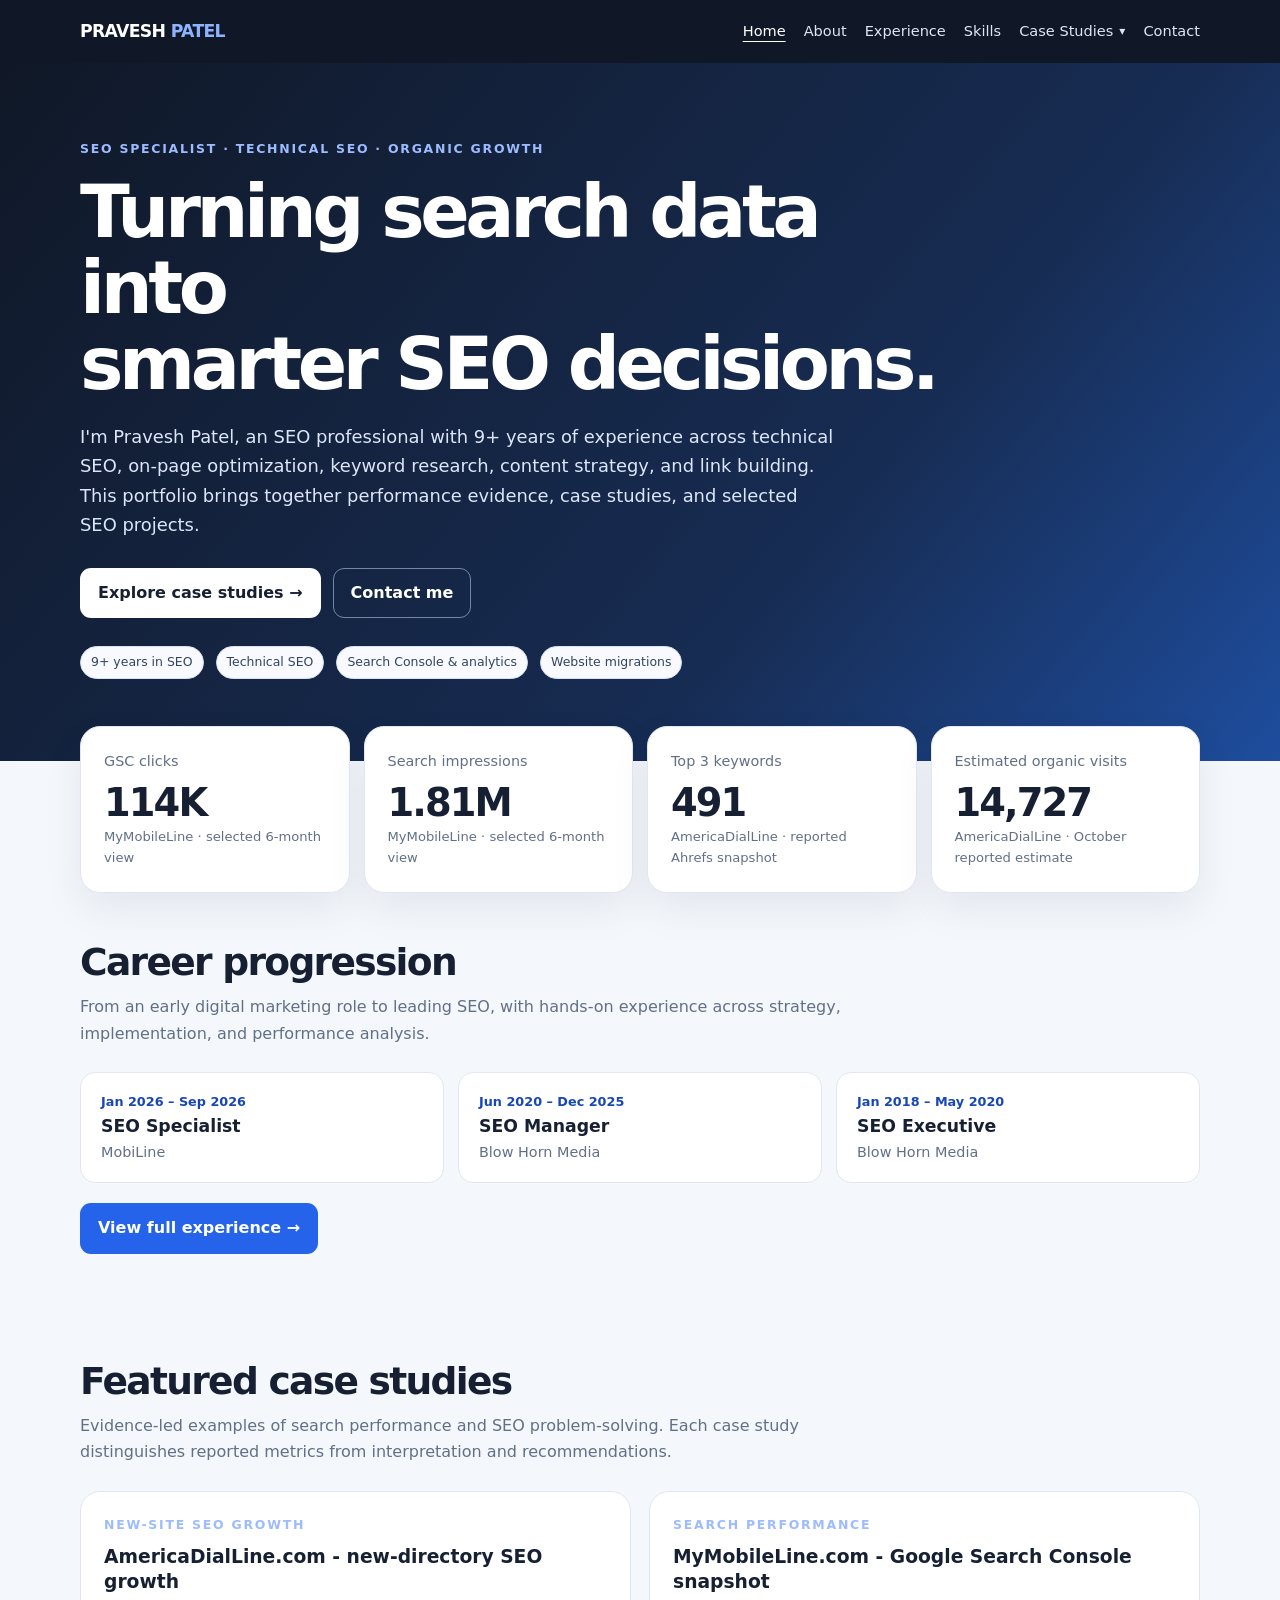
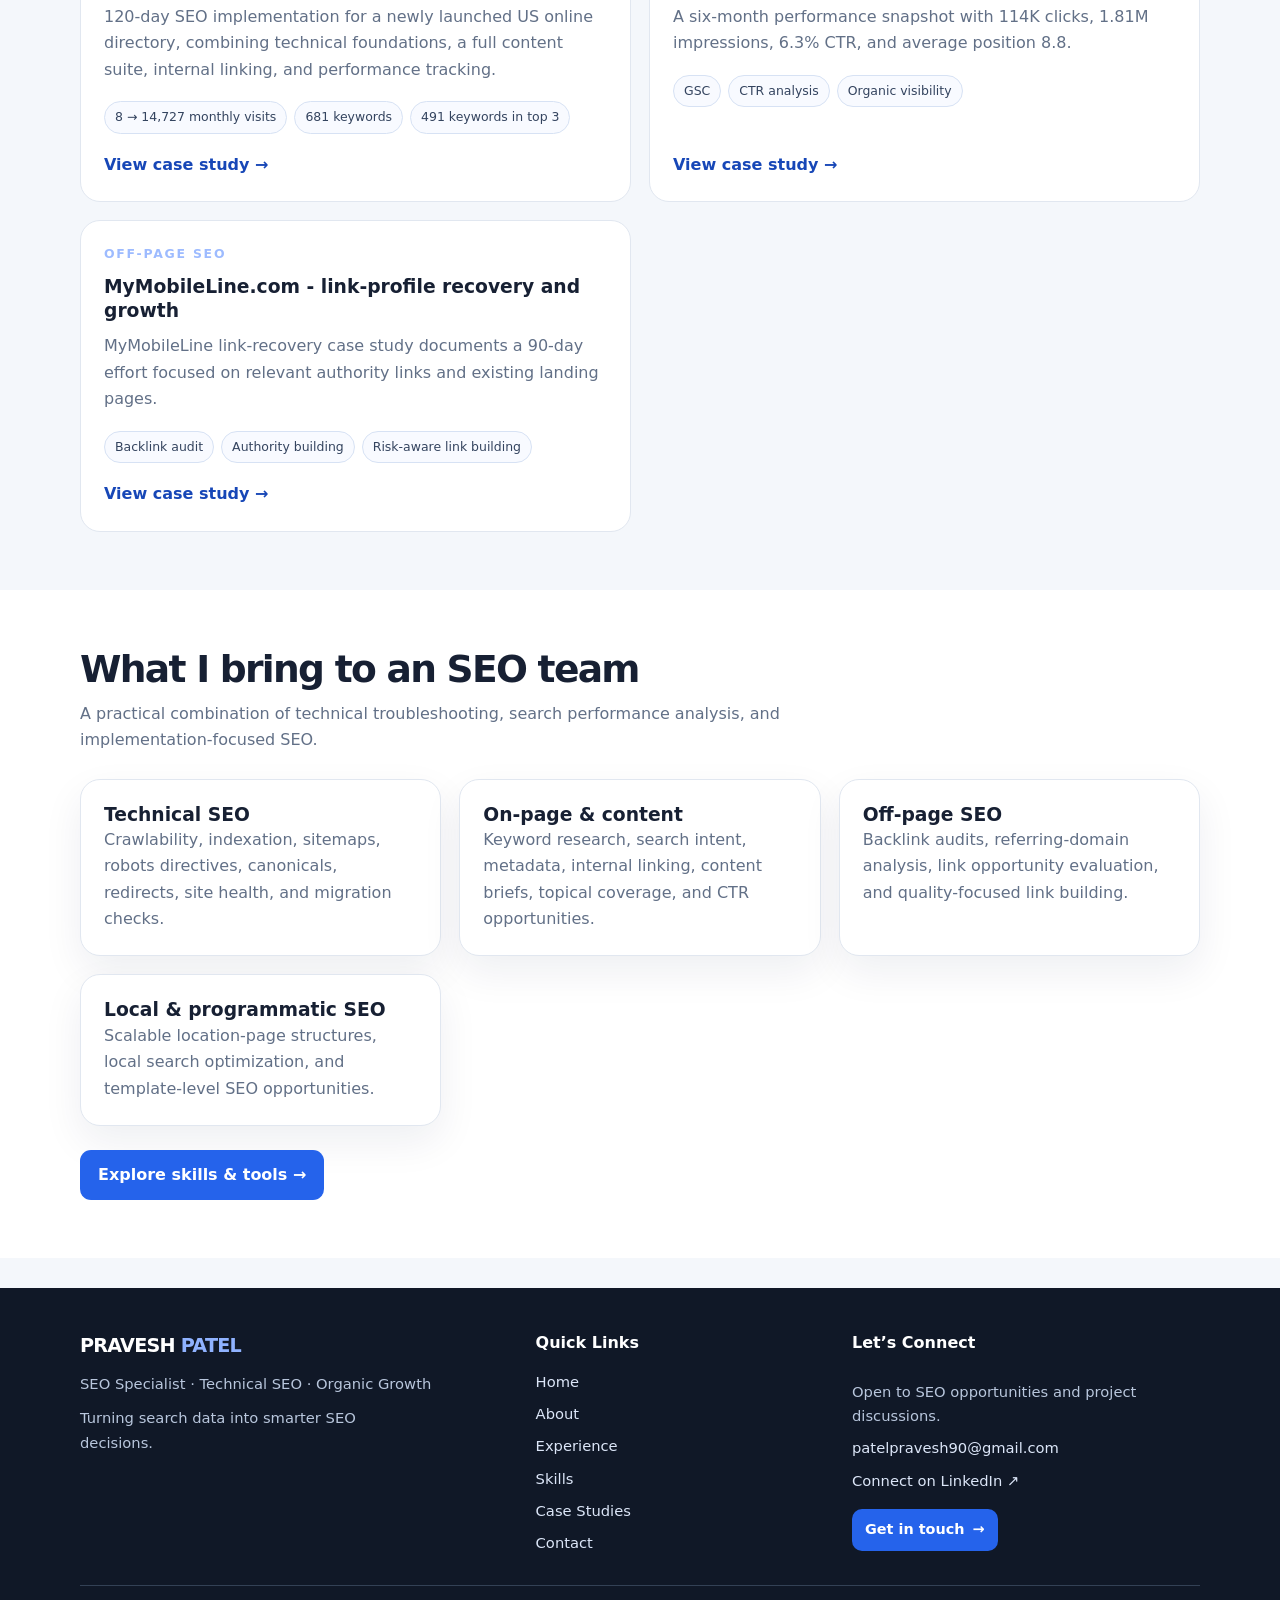
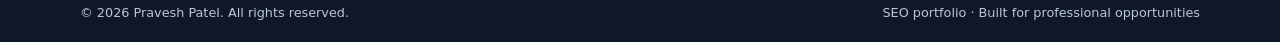
<file: index.html>
<!doctype html>
<html lang="en"><head><meta charset="utf-8"><meta name="viewport" content="width=device-width,initial-scale=1"><meta name="description" content="Pravesh Patel's SEO portfolio featuring technical SEO expertise, organic search performance, career experience, and case studies."><meta name="theme-color" content="#101827"><title>SEO Portfolio | Pravesh Patel</title><link rel="stylesheet" href="styles.css"></head><body><header><div class="wrap nav">
  <a class="brand" href="index.html">PRAVESH <span>PATEL</span></a>
  <button class="menu-toggle" type="button" aria-label="Open navigation menu" aria-expanded="false" aria-controls="primary-navigation">
    <span class="hamburger" aria-hidden="true"><span></span><span></span><span></span></span>
    <span class="menu-label">Menu</span>
  </button>
  <nav class="navlinks" id="primary-navigation" aria-label="Main navigation">
    <a href="index.html">Home</a><a href="about.html">About</a><a href="view-full-experience.html">Experience</a><a href="skills.html">Skills</a>
    <div class="dropdown">
      <a class="dropdown-toggle" href="case-studies.html" aria-haspopup="true" aria-expanded="false">Case Studies</a>
      <div class="dropdown-menu" aria-label="Case study pages">
        <a href="case-studies.html">All Case Studies</a>
        <a href="case-study-americadialline.html">AmericaDialLine.com</a>
        <a href="case-study-mymobileline.html">MyMobileLine.com - GSC Performance</a>
        <a href="case-study-link-recovery.html">MyMobileLine.com - Link Recovery</a>
      </div>
    </div><a href="contact.html">Contact</a>
  </nav>
</div></header><main>
<section class="hero"><div class="wrap"><div class="eyebrow">SEO Specialist · Technical SEO · Organic Growth</div><h1>Turning search data into<br>smarter SEO decisions.</h1><p>I'm Pravesh Patel, an SEO professional with 9+ years of experience across technical SEO, on-page optimization, keyword research, content strategy, and link building. This portfolio brings together performance evidence, case studies, and selected SEO projects.</p><div class="hero-actions"><a class="btn btn-primary" href="case-studies.html">Explore case studies →</a><a class="btn btn-secondary" href="contact.html">Contact me</a></div><div class="hero-actions"><span class="tag">9+ years in SEO</span><span class="tag">Technical SEO</span><span class="tag">Search Console & analytics</span><span class="tag">Website migrations</span></div></div></section>
<section class="wrap" aria-label="Featured MyMobileLine metrics"><div class="metrics">
<div class="metric"><div class="metric-label">GSC clicks</div><div class="metric-value">114K</div><div class="metric-note">MyMobileLine · selected 6-month view</div></div>
<div class="metric"><div class="metric-label">Search impressions</div><div class="metric-value">1.81M</div><div class="metric-note">MyMobileLine · selected 6-month view</div></div>
<div class="metric"><div class="metric-label">Top 3 keywords</div><div class="metric-value">491</div><div class="metric-note">AmericaDialLine · reported Ahrefs snapshot</div></div>
<div class="metric"><div class="metric-label">Estimated organic visits</div><div class="metric-value">14,727</div><div class="metric-note">AmericaDialLine · October reported estimate</div></div>
</div></section>
<section class="section career-snapshot"><div class="wrap"><div class="section-head"><h2>Career progression</h2><p>From an early digital marketing role to leading SEO, with hands-on experience across strategy, implementation, and performance analysis.</p></div><div class="career-strip">
<div class="career-item"><span class="career-period">Jan 2026 – Sep 2026</span><strong>SEO Specialist</strong><span>MobiLine</span></div>
<div class="career-item"><span class="career-period">Jun 2020 – Dec 2025</span><strong>SEO Manager</strong><span>Blow Horn Media</span></div>
<div class="career-item"><span class="career-period">Jan 2018 – May 2020</span><strong>SEO Executive</strong><span>Blow Horn Media</span></div>
</div><div style="margin-top:20px"><a class="btn btn-blue" href="view-full-experience.html">View full experience →</a></div></div></section>
<section class="section"><div class="wrap"><div class="section-head"><h2>Featured case studies</h2><p>Evidence-led examples of search performance and SEO problem-solving. Each case study distinguishes reported metrics from interpretation and recommendations.</p></div><div class="grid grid-2">
<article class="card"><div class="eyebrow">New-site SEO growth</div><h3>AmericaDialLine.com - new-directory SEO growth</h3><p>120-day SEO implementation for a newly launched US online directory, combining technical foundations, a full content suite, internal linking, and performance tracking.</p><div class="tagrow"><span class="tag">8 → 14,727 monthly visits</span><span class="tag">681 keywords</span><span class="tag">491 keywords in top 3</span></div><a class="card-link" href="case-study-americadialline.html">View case study →</a></article><article class="card"><div class="eyebrow">Search performance</div><h3>MyMobileLine.com - Google Search Console snapshot</h3><p>A six-month performance snapshot with 114K clicks, 1.81M impressions, 6.3% CTR, and average position 8.8.</p><div class="tagrow"><span class="tag">GSC</span><span class="tag">CTR analysis</span><span class="tag">Organic visibility</span></div><a class="card-link" href="case-study-mymobileline.html">View case study →</a></article>
<article class="card"><div class="eyebrow">Off-page SEO</div><h3>MyMobileLine.com - link-profile recovery and growth</h3><p>MyMobileLine link-recovery case study documents a 90-day effort focused on relevant authority links and existing landing pages.</p><div class="tagrow"><span class="tag">Backlink audit</span><span class="tag">Authority building</span><span class="tag">Risk-aware link building</span></div><a class="card-link" href="case-study-link-recovery.html">View case study →</a></article>
</div></div></section>
<section class="section" style="background:#fff"><div class="wrap"><div class="section-head"><h2>What I bring to an SEO team</h2><p>A practical combination of technical troubleshooting, search performance analysis, and implementation-focused SEO.</p></div><div class="grid grid-3">
<div class="skill-card"><h3>Technical SEO</h3><p class="muted">Crawlability, indexation, sitemaps, robots directives, canonicals, redirects, site health, and migration checks.</p></div>
<div class="skill-card"><h3>On-page & content</h3><p class="muted">Keyword research, search intent, metadata, internal linking, content briefs, topical coverage, and CTR opportunities.</p></div>
<div class="skill-card"><h3>Off-page SEO</h3><p class="muted">Backlink audits, referring-domain analysis, link opportunity evaluation, and quality-focused link building.</p></div><div class="skill-card"><h3>Local & programmatic SEO</h3><p class="muted">Scalable location-page structures, local search optimization, and template-level SEO opportunities.</p></div>
</div><div style="margin-top:24px"><a class="btn btn-blue" href="skills.html">Explore skills & tools →</a></div></div></section>


</main>
<footer class="site-footer">
  <div class="wrap footer-grid">
    <div class="footer-brand">
      <a class="footer-logo" href="index.html">PRAVESH <span>PATEL</span></a>
      <p>SEO Specialist · Technical SEO · Organic Growth</p>
      <p class="footer-tagline">Turning search data into smarter SEO decisions.</p>
    </div>
    <nav class="footer-links" aria-label="Footer navigation">
      <h2>Quick Links</h2>
      <a href="index.html">Home</a>
      <a href="about.html">About</a>
      <a href="view-full-experience.html">Experience</a>
      <a href="skills.html">Skills</a>
      <a href="case-studies.html">Case Studies</a>
      <a href="contact.html">Contact</a>
    </nav>
    <div class="footer-connect">
      <h2>Let’s Connect</h2>
      <p>Open to SEO opportunities and project discussions.</p>
      <a href="mailto:patelpravesh90@gmail.com">patelpravesh90@gmail.com</a>
      <a href="https://www.linkedin.com/in/praveshpatels/" target="_blank" rel="noopener noreferrer">Connect on LinkedIn ↗</a>
      <a class="footer-cta" href="contact.html">Get in touch <span aria-hidden="true">→</span></a>
    </div>
  </div>
  <div class="wrap footer-bottom">
    <span>© 2026 Pravesh Patel. All rights reserved.</span>
    <span>SEO portfolio · Built for professional opportunities</span>
  </div>
</footer>
<button class="back-to-top" type="button" aria-label="Back to top" title="Back to top">↑</button>
<script>
(() => {
  const current = location.pathname.split('/').pop() || 'index.html';
  document.querySelectorAll('.navlinks a').forEach(a => {
    if (a.getAttribute('href') === current) a.setAttribute('aria-current', 'page');
  });
  const menuButton = document.querySelector('.menu-toggle');
  const menu = document.querySelector('#primary-navigation');
  const dropdown = document.querySelector('.dropdown');
  const dropdownToggle = document.querySelector('.dropdown-toggle');
  if (menuButton && menu) {
    menuButton.addEventListener('click', () => {
      const isOpen = menuButton.getAttribute('aria-expanded') === 'true';
      menuButton.setAttribute('aria-expanded', String(!isOpen));
      menuButton.setAttribute('aria-label', isOpen ? 'Open navigation menu' : 'Close navigation menu');
      menuButton.querySelector('.menu-label').textContent = isOpen ? 'Menu' : 'Close';
      menu.classList.toggle('mobile-open', !isOpen);
    });
    menu.querySelectorAll('a').forEach(link => link.addEventListener('click', () => {
      if (window.matchMedia('(max-width:850px)').matches && !link.classList.contains('dropdown-toggle')) {
        menu.classList.remove('mobile-open');
        menuButton.setAttribute('aria-expanded', 'false');
        menuButton.setAttribute('aria-label', 'Open navigation menu');
        menuButton.querySelector('.menu-label').textContent = 'Menu';
      }
    }));
  }
  if (dropdownToggle && dropdown) {
    dropdownToggle.addEventListener('click', event => {
      if (window.matchMedia('(max-width:850px)').matches) {
        event.preventDefault();
        const isOpen = dropdown.classList.toggle('open');
        dropdownToggle.setAttribute('aria-expanded', String(isOpen));
      }
    });
  }
  const topButton = document.querySelector('.back-to-top');
  if (topButton) {
    const updateTopButton = () => topButton.classList.toggle('visible', window.scrollY > 320);
    window.addEventListener('scroll', updateTopButton, { passive: true });
    updateTopButton();
    topButton.addEventListener('click', () => window.scrollTo({
      top: 0,
      behavior: window.matchMedia('(prefers-reduced-motion: reduce)').matches ? 'auto' : 'smooth'
    }));
  }
})();
</script>
</body></html>
</file>
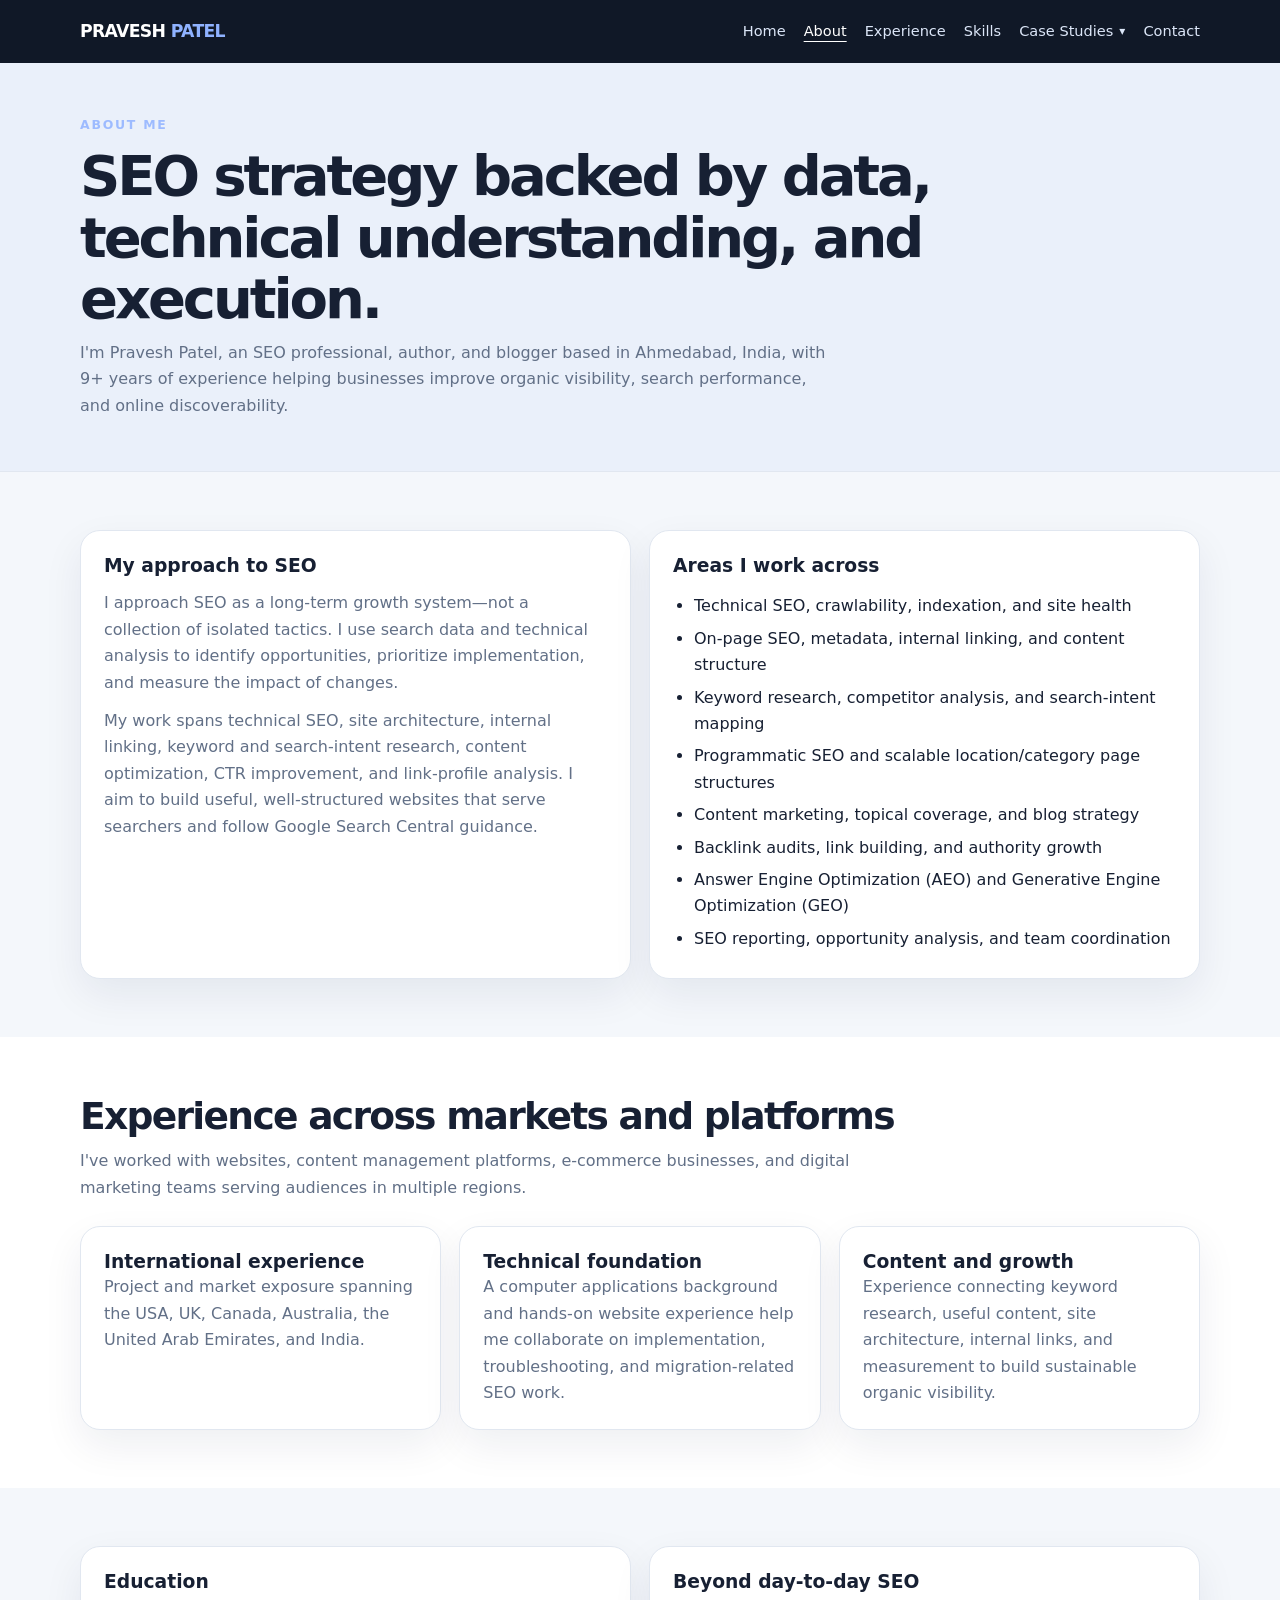
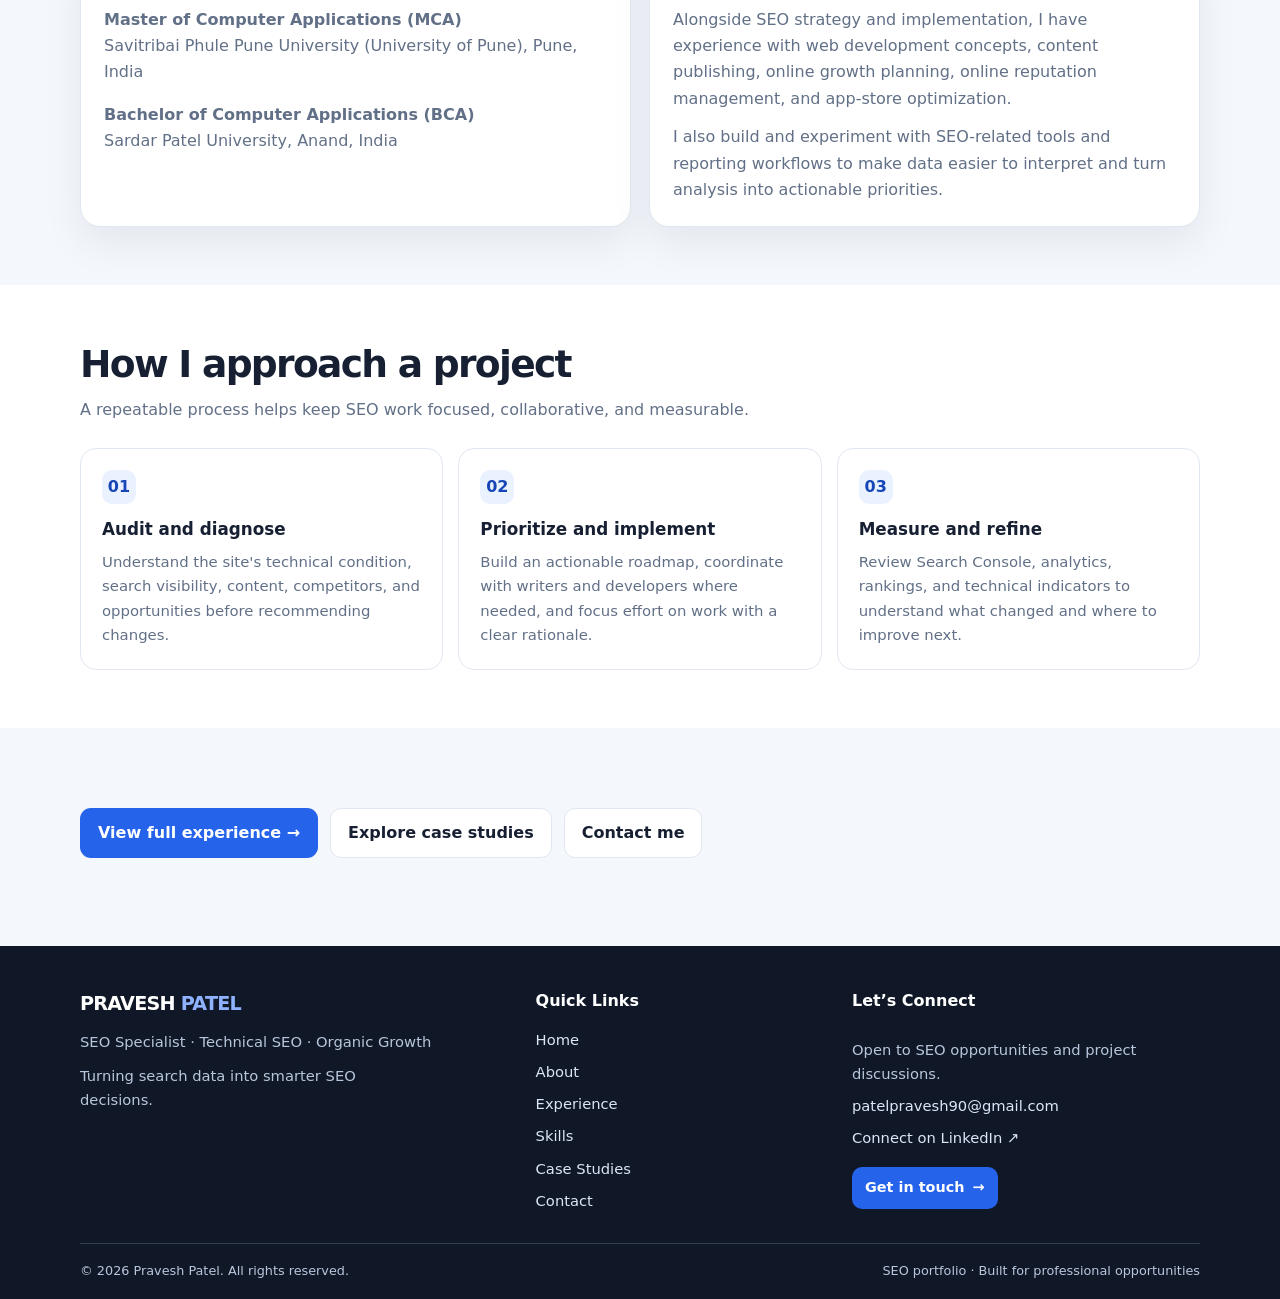
<file: about.html>
<!doctype html>
<html lang="en">
<head>
  <meta charset="utf-8">
  <meta name="viewport" content="width=device-width, initial-scale=1">
  <meta name="description" content="Learn about Pravesh Patel, an SEO professional with 9+ years of experience in technical SEO, organic growth, content strategy, programmatic SEO, and website optimization.">
  <meta name="theme-color" content="#101827">
  <title>About | Pravesh Patel</title>
  <link rel="stylesheet" href="styles.css">
</head>
<body>
<header><div class="wrap nav">
  <a class="brand" href="index.html">PRAVESH <span>PATEL</span></a>
  <button class="menu-toggle" type="button" aria-label="Open navigation menu" aria-expanded="false" aria-controls="primary-navigation">
    <span class="hamburger" aria-hidden="true"><span></span><span></span><span></span></span>
    <span class="menu-label">Menu</span>
  </button>
  <nav class="navlinks" id="primary-navigation" aria-label="Main navigation">
    <a href="index.html">Home</a><a href="about.html">About</a><a href="view-full-experience.html">Experience</a><a href="skills.html">Skills</a>
    <div class="dropdown">
      <a class="dropdown-toggle" href="case-studies.html" aria-haspopup="true" aria-expanded="false">Case Studies</a>
      <div class="dropdown-menu" aria-label="Case study pages">
        <a href="case-studies.html">All Case Studies</a>
        <a href="case-study-americadialline.html">AmericaDialLine.com</a>
        <a href="case-study-mymobileline.html">MyMobileLine.com - GSC Performance</a>
        <a href="case-study-link-recovery.html">MyMobileLine.com - Link Recovery</a>
      </div>
    </div><a href="contact.html">Contact</a>
  </nav>
</div></header>

<main>
  <section class="page-hero">
    <div class="wrap">
      <div class="eyebrow">About Me</div>
      <h1>SEO strategy backed by data, technical understanding, and execution.</h1>
      <p>I'm Pravesh Patel, an SEO professional, author, and blogger based in Ahmedabad, India, with 9+ years of experience helping businesses improve organic visibility, search performance, and online discoverability.</p>
    </div>
  </section>

  <section class="section">
    <div class="wrap grid grid-2">
      <div class="panel">
        <h3>My approach to SEO</h3>
        <p>I approach SEO as a long-term growth system—not a collection of isolated tactics. I use search data and technical analysis to identify opportunities, prioritize implementation, and measure the impact of changes.</p>
        <p style="margin-top:12px">My work spans technical SEO, site architecture, internal linking, keyword and search-intent research, content optimization, CTR improvement, and link-profile analysis. I aim to build useful, well-structured websites that serve searchers and follow Google Search Central guidance.</p>
      </div>
      <div class="panel">
        <h3>Areas I work across</h3>
        <ul>
          <li>Technical SEO, crawlability, indexation, and site health</li>
          <li>On-page SEO, metadata, internal linking, and content structure</li>
          <li>Keyword research, competitor analysis, and search-intent mapping</li>
          <li>Programmatic SEO and scalable location/category page structures</li>
          <li>Content marketing, topical coverage, and blog strategy</li>
          <li>Backlink audits, link building, and authority growth</li>
          <li>Answer Engine Optimization (AEO) and Generative Engine Optimization (GEO)</li>
          <li>SEO reporting, opportunity analysis, and team coordination</li>
        </ul>
      </div>
    </div>
  </section>

  <section class="section" style="background:#fff">
    <div class="wrap">
      <div class="section-head">
        <h2>Experience across markets and platforms</h2>
        <p>I've worked with websites, content management platforms, e-commerce businesses, and digital marketing teams serving audiences in multiple regions.</p>
      </div>
      <div class="grid grid-3">
        <div class="skill-card">
          <h3>International experience</h3>
          <p class="muted">Project and market exposure spanning the USA, UK, Canada, Australia, the United Arab Emirates, and India.</p>
        </div>
        <div class="skill-card">
          <h3>Technical foundation</h3>
          <p class="muted">A computer applications background and hands-on website experience help me collaborate on implementation, troubleshooting, and migration-related SEO work.</p>
        </div>
        <div class="skill-card">
          <h3>Content and growth</h3>
          <p class="muted">Experience connecting keyword research, useful content, site architecture, internal links, and measurement to build sustainable organic visibility.</p>
        </div>
      </div>
    </div>
  </section>

  <section class="section">
    <div class="wrap grid grid-2">
      <div class="panel">
        <h3>Education</h3>
        <p><strong>Master of Computer Applications (MCA)</strong><br>Savitribai Phule Pune University (University of Pune), Pune, India</p>
        <p style="margin-top:16px"><strong>Bachelor of Computer Applications (BCA)</strong><br>Sardar Patel University, Anand, India</p>
      </div>
      <div class="panel">
        <h3>Beyond day-to-day SEO</h3>
        <p>Alongside SEO strategy and implementation, I have experience with web development concepts, content publishing, online growth planning, online reputation management, and app-store optimization.</p>
        <p style="margin-top:12px">I also build and experiment with SEO-related tools and reporting workflows to make data easier to interpret and turn analysis into actionable priorities.</p>
      </div>
    </div>
  </section>

  <section class="section" style="background:#fff">
    <div class="wrap">
      <div class="section-head">
        <h2>How I approach a project</h2>
        <p>A repeatable process helps keep SEO work focused, collaborative, and measurable.</p>
      </div>
      <div class="steps">
        <div class="step">
          <div class="stepnum">01</div>
          <h3>Audit and diagnose</h3>
          <p>Understand the site's technical condition, search visibility, content, competitors, and opportunities before recommending changes.</p>
        </div>
        <div class="step">
          <div class="stepnum">02</div>
          <h3>Prioritize and implement</h3>
          <p>Build an actionable roadmap, coordinate with writers and developers where needed, and focus effort on work with a clear rationale.</p>
        </div>
        <div class="step">
          <div class="stepnum">03</div>
          <h3>Measure and refine</h3>
          <p>Review Search Console, analytics, rankings, and technical indicators to understand what changed and where to improve next.</p>
        </div>
      </div>
    </div>
  </section>

  <section class="section">
    <div class="wrap">
      
      <div class="hero-actions" style="margin-top:22px">
        <a class="btn btn-blue" href="view-full-experience.html">View full experience →</a>
        <a class="btn" style="background:#fff;border-color:var(--line)" href="case-studies.html">Explore case studies</a>
        <a class="btn" style="background:#fff;border-color:var(--line)" href="contact.html">Contact me</a>
      </div>
    </div>
  </section>
</main>

<footer class="site-footer">
  <div class="wrap footer-grid">
    <div class="footer-brand">
      <a class="footer-logo" href="index.html">PRAVESH <span>PATEL</span></a>
      <p>SEO Specialist · Technical SEO · Organic Growth</p>
      <p class="footer-tagline">Turning search data into smarter SEO decisions.</p>
    </div>
    <nav class="footer-links" aria-label="Footer navigation">
      <h2>Quick Links</h2>
      <a href="index.html">Home</a>
      <a href="about.html">About</a>
      <a href="view-full-experience.html">Experience</a>
      <a href="skills.html">Skills</a>
      <a href="case-studies.html">Case Studies</a>
      <a href="contact.html">Contact</a>
    </nav>
    <div class="footer-connect">
      <h2>Let’s Connect</h2>
      <p>Open to SEO opportunities and project discussions.</p>
      <a href="mailto:patelpravesh90@gmail.com">patelpravesh90@gmail.com</a>
      <a href="https://www.linkedin.com/in/praveshpatels/" target="_blank" rel="noopener noreferrer">Connect on LinkedIn ↗</a>
      <a class="footer-cta" href="contact.html">Get in touch <span aria-hidden="true">→</span></a>
    </div>
  </div>
  <div class="wrap footer-bottom">
    <span>© 2026 Pravesh Patel. All rights reserved.</span>
    <span>SEO portfolio · Built for professional opportunities</span>
  </div>
</footer>
<button class="back-to-top" type="button" aria-label="Back to top" title="Back to top">↑</button>


<script>
(() => {
  const current = location.pathname.split('/').pop() || 'index.html';
  document.querySelectorAll('.navlinks a').forEach(a => {
    if (a.getAttribute('href') === current) a.setAttribute('aria-current', 'page');
  });
  const menuButton = document.querySelector('.menu-toggle');
  const menu = document.querySelector('#primary-navigation');
  const dropdown = document.querySelector('.dropdown');
  const dropdownToggle = document.querySelector('.dropdown-toggle');
  if (menuButton && menu) {
    menuButton.addEventListener('click', () => {
      const isOpen = menuButton.getAttribute('aria-expanded') === 'true';
      menuButton.setAttribute('aria-expanded', String(!isOpen));
      menuButton.setAttribute('aria-label', isOpen ? 'Open navigation menu' : 'Close navigation menu');
      menuButton.querySelector('.menu-label').textContent = isOpen ? 'Menu' : 'Close';
      menu.classList.toggle('mobile-open', !isOpen);
    });
    menu.querySelectorAll('a').forEach(link => link.addEventListener('click', () => {
      if (window.matchMedia('(max-width:850px)').matches && !link.classList.contains('dropdown-toggle')) {
        menu.classList.remove('mobile-open');
        menuButton.setAttribute('aria-expanded', 'false');
        menuButton.setAttribute('aria-label', 'Open navigation menu');
        menuButton.querySelector('.menu-label').textContent = 'Menu';
      }
    }));
  }
  if (dropdownToggle && dropdown) {
    dropdownToggle.addEventListener('click', event => {
      if (window.matchMedia('(max-width:850px)').matches) {
        event.preventDefault();
        const isOpen = dropdown.classList.toggle('open');
        dropdownToggle.setAttribute('aria-expanded', String(isOpen));
      }
    });
  }
  const topButton = document.querySelector('.back-to-top');
  if (topButton) {
    const updateTopButton = () => topButton.classList.toggle('visible', window.scrollY > 320);
    window.addEventListener('scroll', updateTopButton, { passive: true });
    updateTopButton();
    topButton.addEventListener('click', () => window.scrollTo({
      top: 0,
      behavior: window.matchMedia('(prefers-reduced-motion: reduce)').matches ? 'auto' : 'smooth'
    }));
  }
})();
</script>
</body>
</html>
</file>
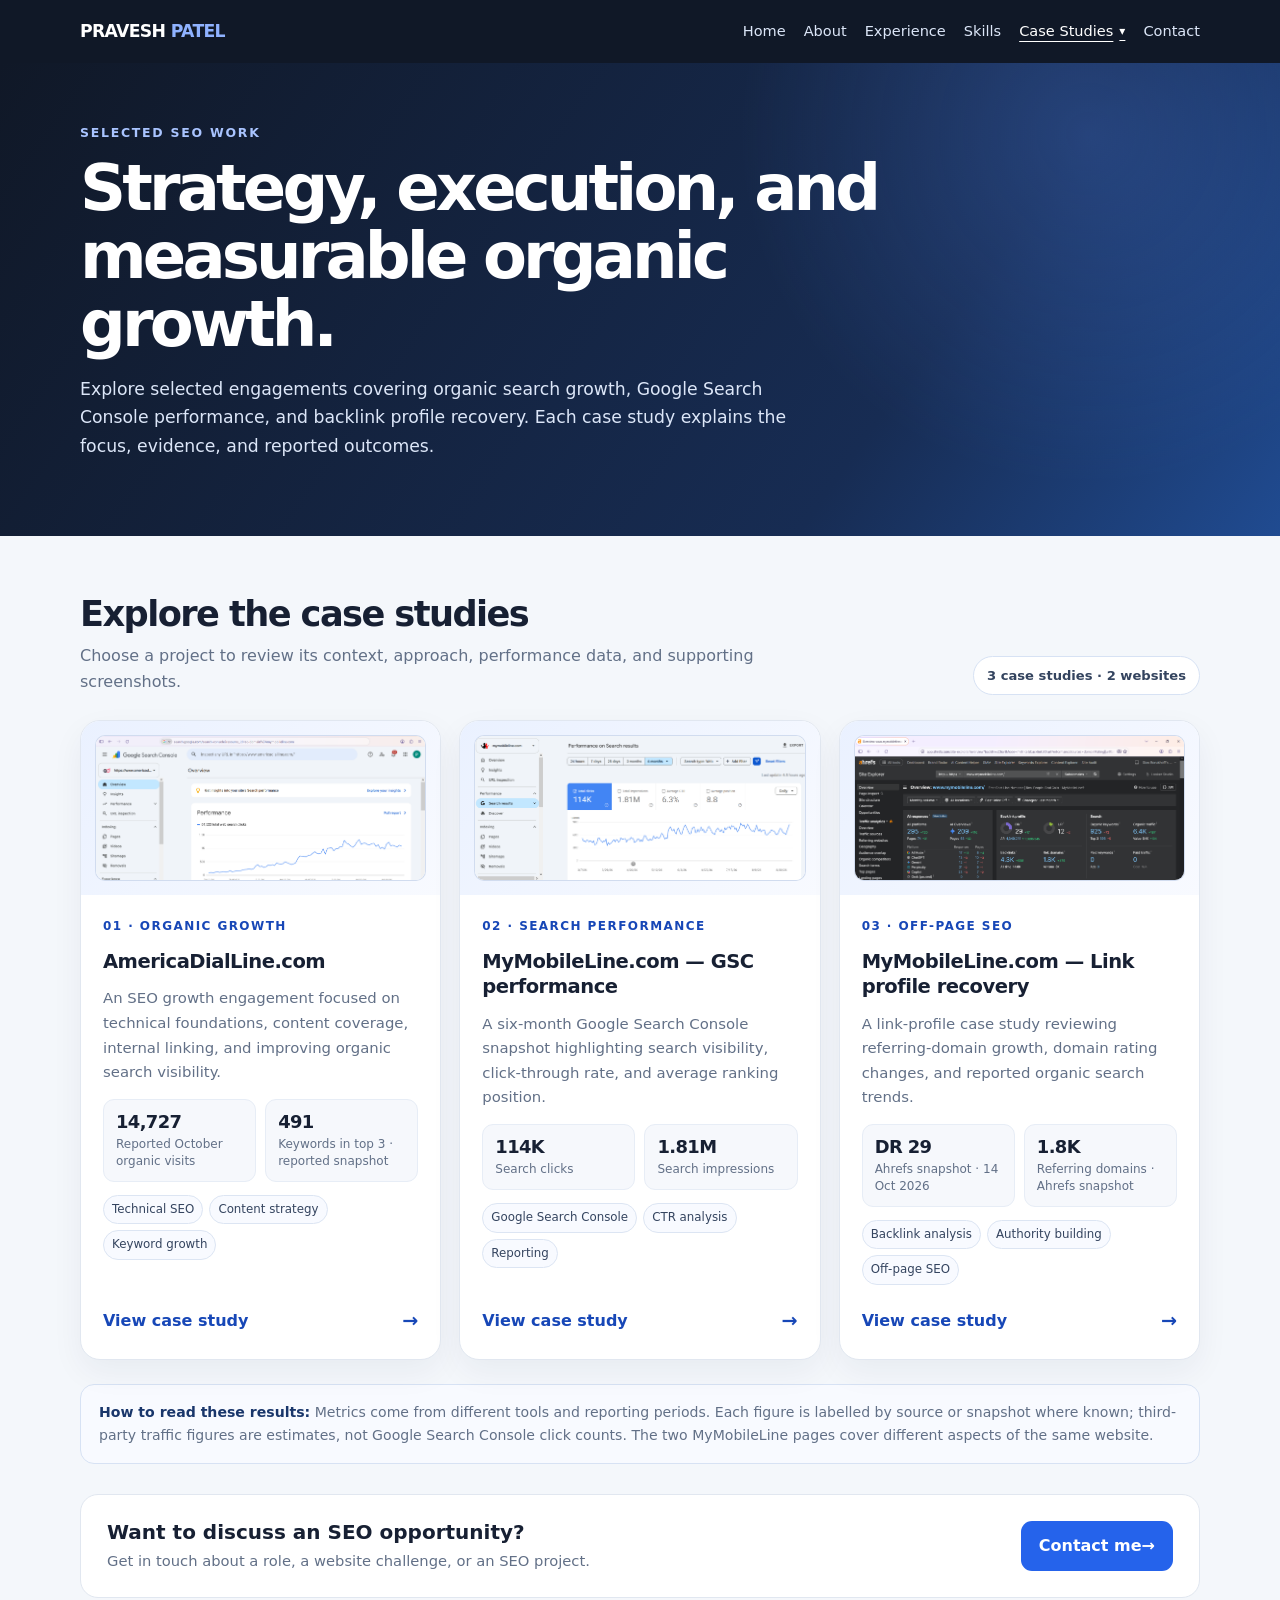
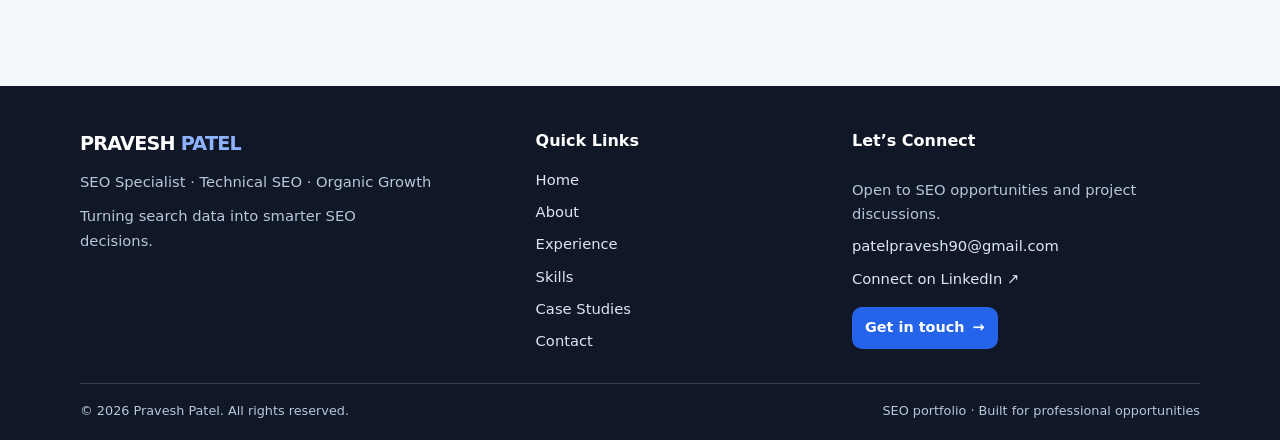
<file: case-studies.html>
<!doctype html>
<html lang="en">
<head>
  <meta charset="utf-8">
  <meta name="viewport" content="width=device-width,initial-scale=1">
  <meta name="description" content="Explore SEO case studies by Pravesh Patel, including organic growth, Google Search Console performance, and link-profile recovery.">
  <meta name="theme-color" content="#101827">
  <title>SEO Case Studies | Pravesh Patel</title>
  <link rel="stylesheet" href="styles.css">
  <style>
    .case-hero{background:radial-gradient(circle at 85% 15%,rgba(76,126,226,.28),transparent 30%),linear-gradient(125deg,#101827,#172c53 70%,#204b91);color:#fff;padding:60px 0 76px}
    .case-hero h1{font-size:clamp(2.35rem,5vw,4rem);line-height:1.06;letter-spacing:-.06em;margin:12px 0 16px;max-width:800px}
    .case-hero p{max-width:740px;color:#dce6f8;font-size:1.08rem;margin:0}
    .case-hero .eyebrow{color:#a9c4ff}
    .case-intro{display:flex;align-items:end;justify-content:space-between;gap:24px;margin-bottom:25px}
    .case-intro h2{font-size:clamp(1.6rem,3vw,2.2rem);letter-spacing:-.045em;line-height:1.15;margin:0 0 8px}
    .case-intro p{max-width:720px;color:var(--muted);margin:0}
    .case-count{flex:0 0 auto;border:1px solid #d7e2f4;background:#fff;border-radius:999px;padding:8px 13px;font-size:.82rem;font-weight:750;color:#34445f}
    .case-grid{display:grid;grid-template-columns:repeat(3,minmax(0,1fr));gap:18px;align-items:stretch}
    .case-card{background:#fff;border:1px solid var(--line);border-radius:20px;overflow:hidden;display:flex;flex-direction:column;min-width:0;box-shadow:0 12px 32px rgba(19,35,66,.055);transition:transform .18s ease,box-shadow .18s ease}
    .case-card:hover{transform:translateY(-4px);box-shadow:0 18px 38px rgba(19,35,66,.1)}
    .case-visual{height:174px;background:linear-gradient(135deg,#eaf1ff,#f8faff);padding:14px;display:flex;align-items:center;justify-content:center;overflow:hidden}
    .case-visual img{width:100%;height:100%;object-fit:cover;object-position:top;border:1px solid rgba(205,217,238,.9);border-radius:10px;background:#fff}
    .case-visual .visual-label{width:100%;height:100%;border:1px solid #d8e3f5;border-radius:12px;display:flex;flex-direction:column;align-items:flex-start;justify-content:center;padding:22px;color:#19366b;background:linear-gradient(140deg,#fff,#eaf1ff)}
    .visual-label span{font-size:.72rem;font-weight:800;letter-spacing:.12em;text-transform:uppercase;color:#4265a1}
    .visual-label strong{font-size:1.55rem;line-height:1.15;letter-spacing:-.045em;margin-top:7px}
    .visual-label small{margin-top:8px;color:#627087}
    .case-body{padding:22px;display:flex;flex-direction:column;gap:12px;flex:1}
    .case-kicker{font-size:.75rem;text-transform:uppercase;letter-spacing:.12em;font-weight:800;color:var(--blue2)}
    .case-body h3{font-size:1.22rem;line-height:1.3;letter-spacing:-.025em;margin:0}
    .case-body p{font-size:.93rem;color:var(--muted);margin:0}
    .case-metrics{display:grid;grid-template-columns:repeat(2,minmax(0,1fr));gap:9px;margin-top:2px}
    .case-metric{padding:11px 12px;background:#f6f8fc;border:1px solid #e7edf6;border-radius:11px;min-width:0}
    .case-metric strong{display:block;font-size:1.12rem;line-height:1.25;letter-spacing:-.035em;color:#172033}
    .case-metric span{display:block;font-size:.75rem;color:var(--muted);margin-top:3px;line-height:1.4}
    .case-tags{display:flex;flex-wrap:wrap;gap:6px;margin-top:1px}
    .case-tags span{font-size:.74rem;color:#34445f;background:#f8faff;border:1px solid #dce5f3;border-radius:999px;padding:4px 8px}
    .case-link{display:flex;align-items:center;justify-content:space-between;gap:12px;margin-top:auto;padding-top:8px;text-decoration:none;font-weight:800;color:var(--blue2)}
    .case-link span:last-child{font-size:1.2rem;transition:transform .18s ease}.case-link:hover span:last-child{transform:translateX(4px)}
    .case-note{margin-top:24px;padding:16px 18px;border:1px solid #d7e2f4;border-radius:14px;background:#f8faff;color:var(--muted);font-size:.88rem}
    .case-note strong{color:#19366b}
    .case-bottom{display:flex;align-items:center;justify-content:space-between;gap:20px;padding:24px 26px;background:#fff;border:1px solid var(--line);border-radius:18px;margin-top:30px}
    .case-bottom h2{font-size:1.25rem;margin:0 0 4px;line-height:1.3}.case-bottom p{margin:0;color:var(--muted);font-size:.92rem}
    .case-bottom .btn{white-space:nowrap}
    @media(max-width:900px){.case-grid{grid-template-columns:repeat(2,minmax(0,1fr))}.case-intro{align-items:flex-start;flex-direction:column;gap:12px}}
    @media(max-width:620px){.case-hero{padding:45px 0 62px}.case-grid{grid-template-columns:1fr}.case-visual{height:190px}.case-bottom{align-items:flex-start;flex-direction:column;padding:20px}.case-body{padding:20px}}
    @media(prefers-reduced-motion:reduce){.case-card,.case-link span:last-child{transition:none}.case-card:hover{transform:none}}
  </style>
</head>
<body>
<header><div class="wrap nav">
  <a class="brand" href="index.html">PRAVESH <span>PATEL</span></a>
  <button class="menu-toggle" type="button" aria-label="Open navigation menu" aria-expanded="false" aria-controls="primary-navigation">
    <span class="hamburger" aria-hidden="true"><span></span><span></span><span></span></span>
    <span class="menu-label">Menu</span>
  </button>
  <nav class="navlinks" id="primary-navigation" aria-label="Main navigation">
    <a href="index.html">Home</a><a href="about.html">About</a><a href="view-full-experience.html">Experience</a><a href="skills.html">Skills</a>
    <div class="dropdown">
      <a class="dropdown-toggle" href="case-studies.html" aria-haspopup="true" aria-expanded="false" aria-current="page">Case Studies</a>
      <div class="dropdown-menu" aria-label="Case study pages">
        <a href="case-studies.html" aria-current="page">All Case Studies</a>
        <a href="case-study-americadialline.html">AmericaDialLine.com</a>
        <a href="case-study-mymobileline.html">MyMobileLine.com — GSC Performance</a>
        <a href="case-study-link-recovery.html">MyMobileLine.com — Link Recovery</a>
      </div>
    </div><a href="contact.html">Contact</a>
  </nav>
</div></header>
<main>
  <section class="case-hero"><div class="wrap">
    <div class="eyebrow">Selected SEO work</div>
    <h1>Strategy, execution, and measurable organic growth.</h1>
    <p>Explore selected engagements covering organic search growth, Google Search Console performance, and backlink profile recovery. Each case study explains the focus, evidence, and reported outcomes.</p>
  </div></section>
  <section class="section"><div class="wrap">
    <div class="case-intro">
      <div><h2>Explore the case studies</h2><p>Choose a project to review its context, approach, performance data, and supporting screenshots.</p></div>
      <div class="case-count">3 case studies · 2 websites</div>
    </div>
    <div class="case-grid">
      <article class="case-card">
        <div class="case-visual"><img src="assets/americadialline-gsc-october.png" alt="AmericaDialLine Google Search Console performance evidence" loading="lazy"></div>
        <div class="case-body">
          <div class="case-kicker">01 · Organic growth</div>
          <h3>AmericaDialLine.com</h3>
          <p>An SEO growth engagement focused on technical foundations, content coverage, internal linking, and improving organic search visibility.</p>
          <div class="case-metrics"><div class="case-metric"><strong>14,727</strong><span>Reported October organic visits</span></div><div class="case-metric"><strong>491</strong><span>Keywords in top 3 · reported snapshot</span></div></div>
          <div class="case-tags"><span>Technical SEO</span><span>Content strategy</span><span>Keyword growth</span></div>
          <a class="case-link" href="case-study-americadialline.html"><span>View case study</span><span aria-hidden="true">→</span></a>
        </div>
      </article>
      <article class="case-card">
        <div class="case-visual"><img src="assets/mymobileline-google-search-console.png" alt="MyMobileLine Google Search Console performance report" loading="lazy"></div>
        <div class="case-body">
          <div class="case-kicker">02 · Search performance</div>
          <h3>MyMobileLine.com — GSC performance</h3>
          <p>A six-month Google Search Console snapshot highlighting search visibility, click-through rate, and average ranking position.</p>
          <div class="case-metrics"><div class="case-metric"><strong>114K</strong><span>Search clicks</span></div><div class="case-metric"><strong>1.81M</strong><span>Search impressions</span></div></div>
          <div class="case-tags"><span>Google Search Console</span><span>CTR analysis</span><span>Reporting</span></div>
          <a class="case-link" href="case-study-mymobileline.html"><span>View case study</span><span aria-hidden="true">→</span></a>
        </div>
      </article>
      <article class="case-card">
        <div class="case-visual"><img src="assets/mymobileline-ahrefs-overview-14-oct-2026.png" alt="MyMobileLine Ahrefs backlink and domain rating overview" loading="lazy"></div>
        <div class="case-body">
          <div class="case-kicker">03 · Off-page SEO</div>
          <h3>MyMobileLine.com — Link profile recovery</h3>
          <p>A link-profile case study reviewing referring-domain growth, domain rating changes, and reported organic search trends.</p>
          <div class="case-metrics"><div class="case-metric"><strong>DR 29</strong><span>Ahrefs snapshot · 14 Oct 2026</span></div><div class="case-metric"><strong>1.8K</strong><span>Referring domains · Ahrefs snapshot</span></div></div>
          <div class="case-tags"><span>Backlink analysis</span><span>Authority building</span><span>Off-page SEO</span></div>
          <a class="case-link" href="case-study-link-recovery.html"><span>View case study</span><span aria-hidden="true">→</span></a>
        </div>
      </article>
    </div>
    <div class="case-note"><strong>How to read these results:</strong> Metrics come from different tools and reporting periods. Each figure is labelled by source or snapshot where known; third-party traffic figures are estimates, not Google Search Console click counts. The two MyMobileLine pages cover different aspects of the same website.</div>
    <div class="case-bottom"><div><h2>Want to discuss an SEO opportunity?</h2><p>Get in touch about a role, a website challenge, or an SEO project.</p></div><a class="btn btn-blue" href="contact.html">Contact me <span aria-hidden="true">→</span></a></div>
  </div></section>
</main>
<footer class="site-footer">
  <div class="wrap footer-grid">
    <div class="footer-brand">
      <a class="footer-logo" href="index.html">PRAVESH <span>PATEL</span></a>
      <p>SEO Specialist · Technical SEO · Organic Growth</p>
      <p class="footer-tagline">Turning search data into smarter SEO decisions.</p>
    </div>
    <nav class="footer-links" aria-label="Footer navigation">
      <h2>Quick Links</h2>
      <a href="index.html">Home</a>
      <a href="about.html">About</a>
      <a href="view-full-experience.html">Experience</a>
      <a href="skills.html">Skills</a>
      <a href="case-studies.html">Case Studies</a>
      <a href="contact.html">Contact</a>
    </nav>
    <div class="footer-connect">
      <h2>Let’s Connect</h2>
      <p>Open to SEO opportunities and project discussions.</p>
      <a href="mailto:patelpravesh90@gmail.com">patelpravesh90@gmail.com</a>
      <a href="https://www.linkedin.com/in/praveshpatels/" target="_blank" rel="noopener noreferrer">Connect on LinkedIn ↗</a>
      <a class="footer-cta" href="contact.html">Get in touch <span aria-hidden="true">→</span></a>
    </div>
  </div>
  <div class="wrap footer-bottom">
    <span>© 2026 Pravesh Patel. All rights reserved.</span>
    <span>SEO portfolio · Built for professional opportunities</span>
  </div>
</footer>
<button class="back-to-top" type="button" aria-label="Back to top" title="Back to top">↑</button>
<script>
(() => {
  const current = location.pathname.split('/').pop() || 'index.html';
  document.querySelectorAll('.navlinks a').forEach(a => {
    if (a.getAttribute('href') === current) a.setAttribute('aria-current', 'page');
  });
  const menuButton = document.querySelector('.menu-toggle');
  const menu = document.querySelector('#primary-navigation');
  const dropdown = document.querySelector('.dropdown');
  const dropdownToggle = document.querySelector('.dropdown-toggle');
  if (menuButton && menu) {
    menuButton.addEventListener('click', () => {
      const isOpen = menuButton.getAttribute('aria-expanded') === 'true';
      menuButton.setAttribute('aria-expanded', String(!isOpen));
      menuButton.setAttribute('aria-label', isOpen ? 'Open navigation menu' : 'Close navigation menu');
      menuButton.querySelector('.menu-label').textContent = isOpen ? 'Menu' : 'Close';
      menu.classList.toggle('mobile-open', !isOpen);
    });
    menu.querySelectorAll('a').forEach(link => link.addEventListener('click', () => {
      if (window.matchMedia('(max-width:850px)').matches && !link.classList.contains('dropdown-toggle')) {
        menu.classList.remove('mobile-open');
        menuButton.setAttribute('aria-expanded', 'false');
        menuButton.setAttribute('aria-label', 'Open navigation menu');
        menuButton.querySelector('.menu-label').textContent = 'Menu';
      }
    }));
  }
  if (dropdownToggle && dropdown) {
    dropdownToggle.addEventListener('click', event => {
      if (window.matchMedia('(max-width:850px)').matches) {
        event.preventDefault();
        const isOpen = dropdown.classList.toggle('open');
        dropdownToggle.setAttribute('aria-expanded', String(isOpen));
      }
    });
  }
  const topButton = document.querySelector('.back-to-top');
  if (topButton) {
    const updateTopButton = () => topButton.classList.toggle('visible', window.scrollY > 320);
    window.addEventListener('scroll', updateTopButton, { passive: true });
    updateTopButton();
    topButton.addEventListener('click', () => window.scrollTo({
      top: 0,
      behavior: window.matchMedia('(prefers-reduced-motion: reduce)').matches ? 'auto' : 'smooth'
    }));
  }
})();
</script>
</body>
</html>
</file>
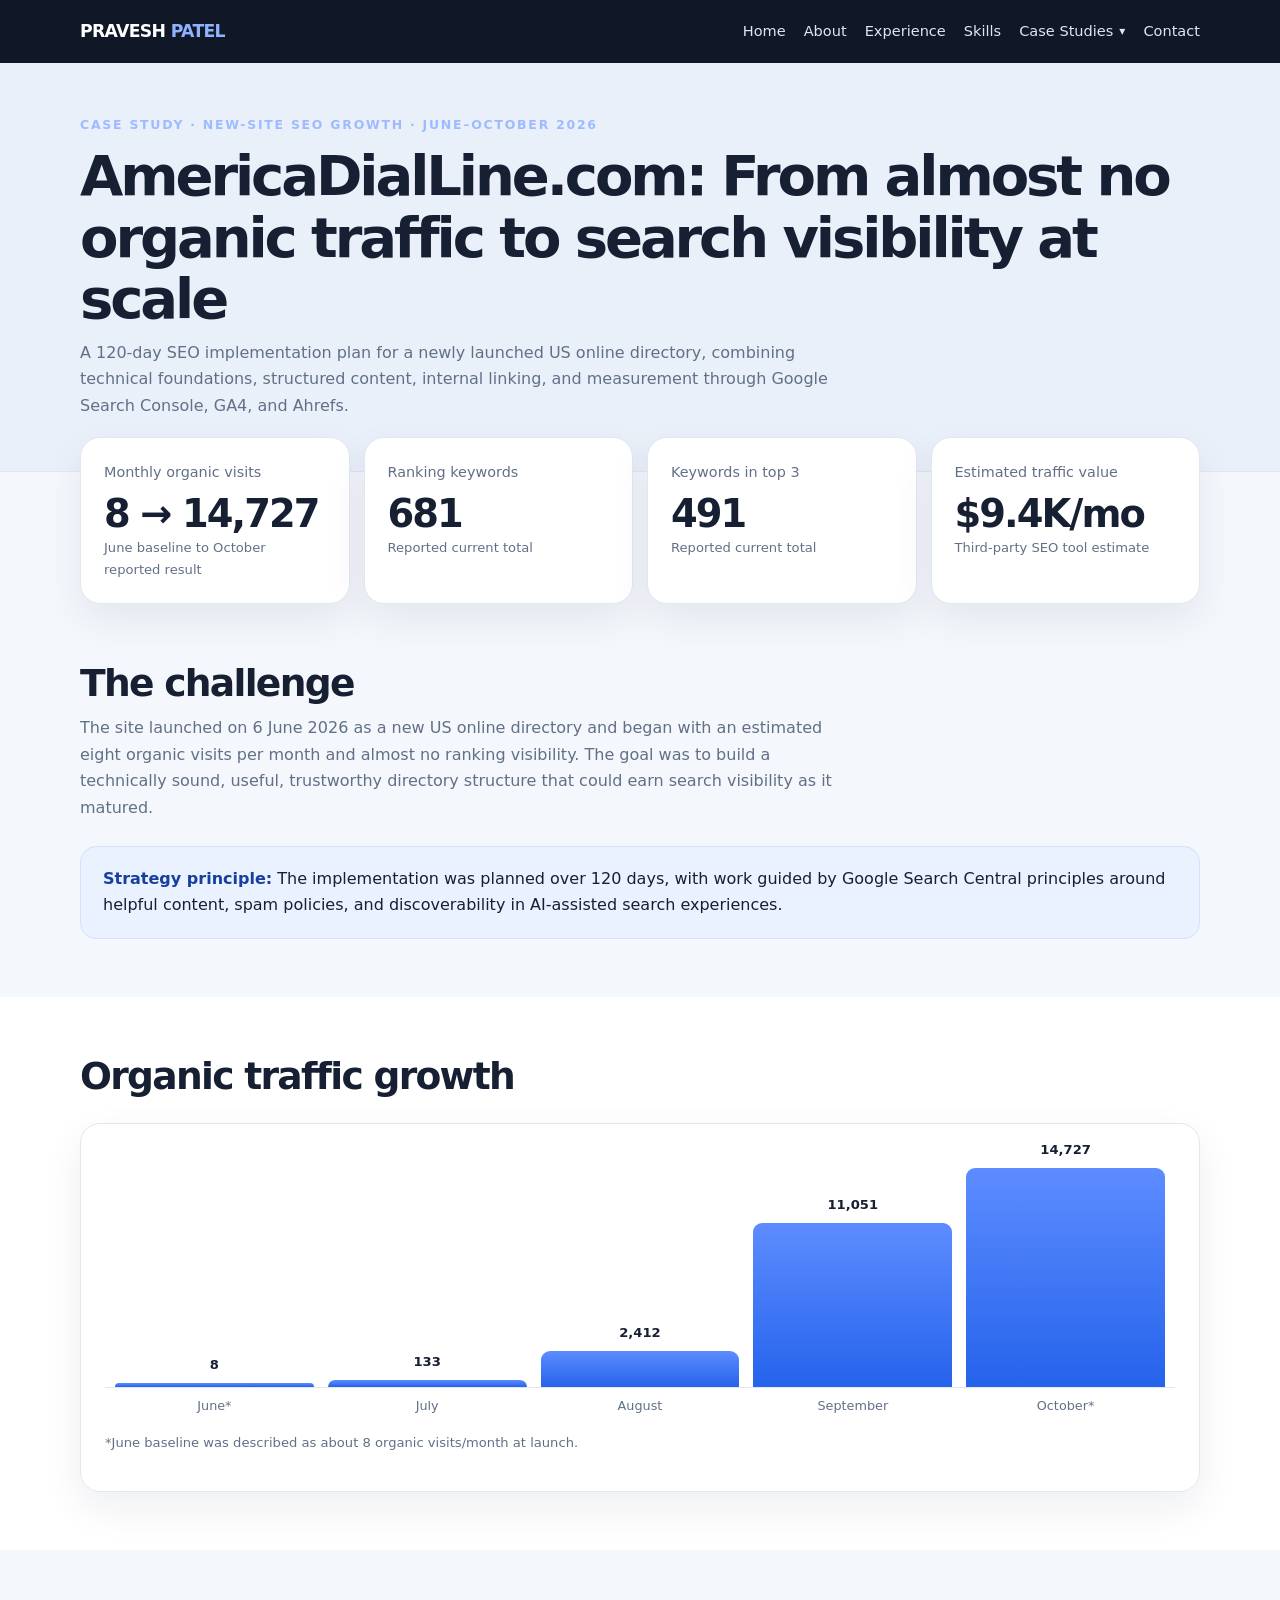
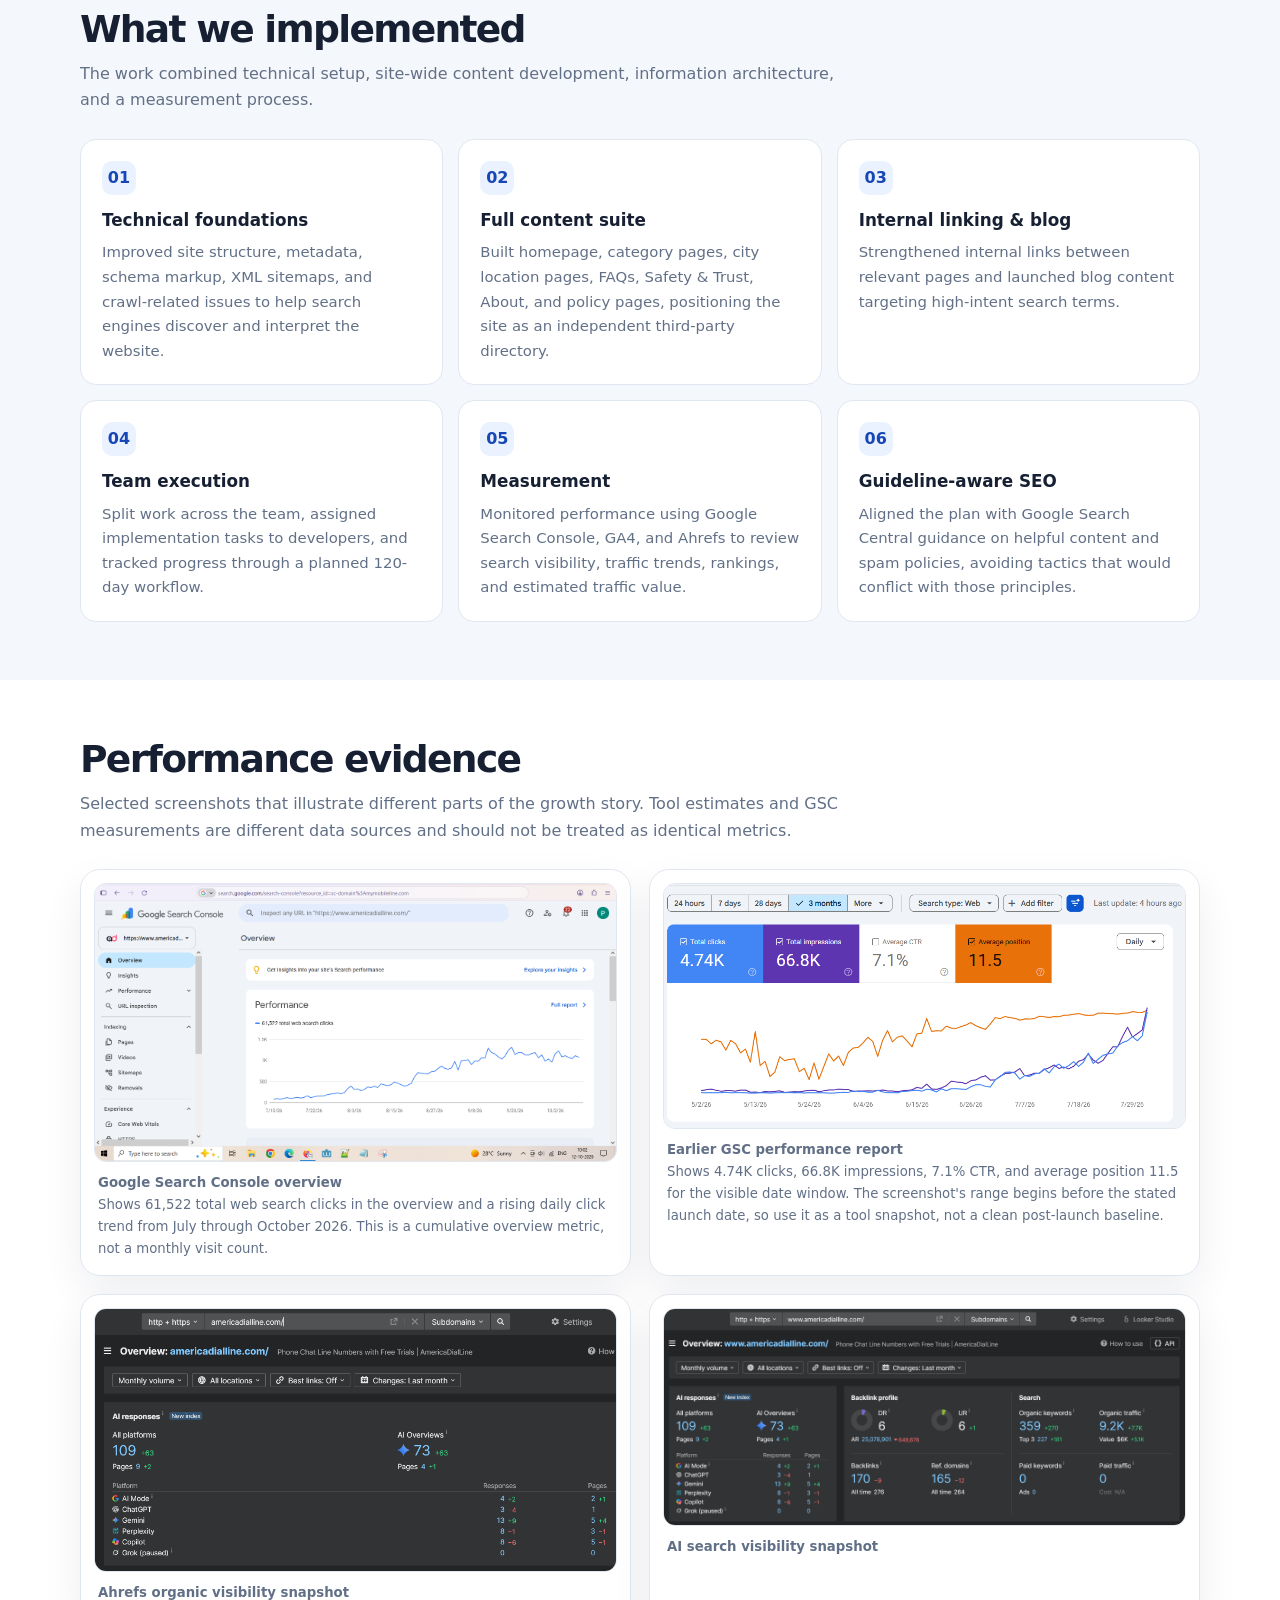
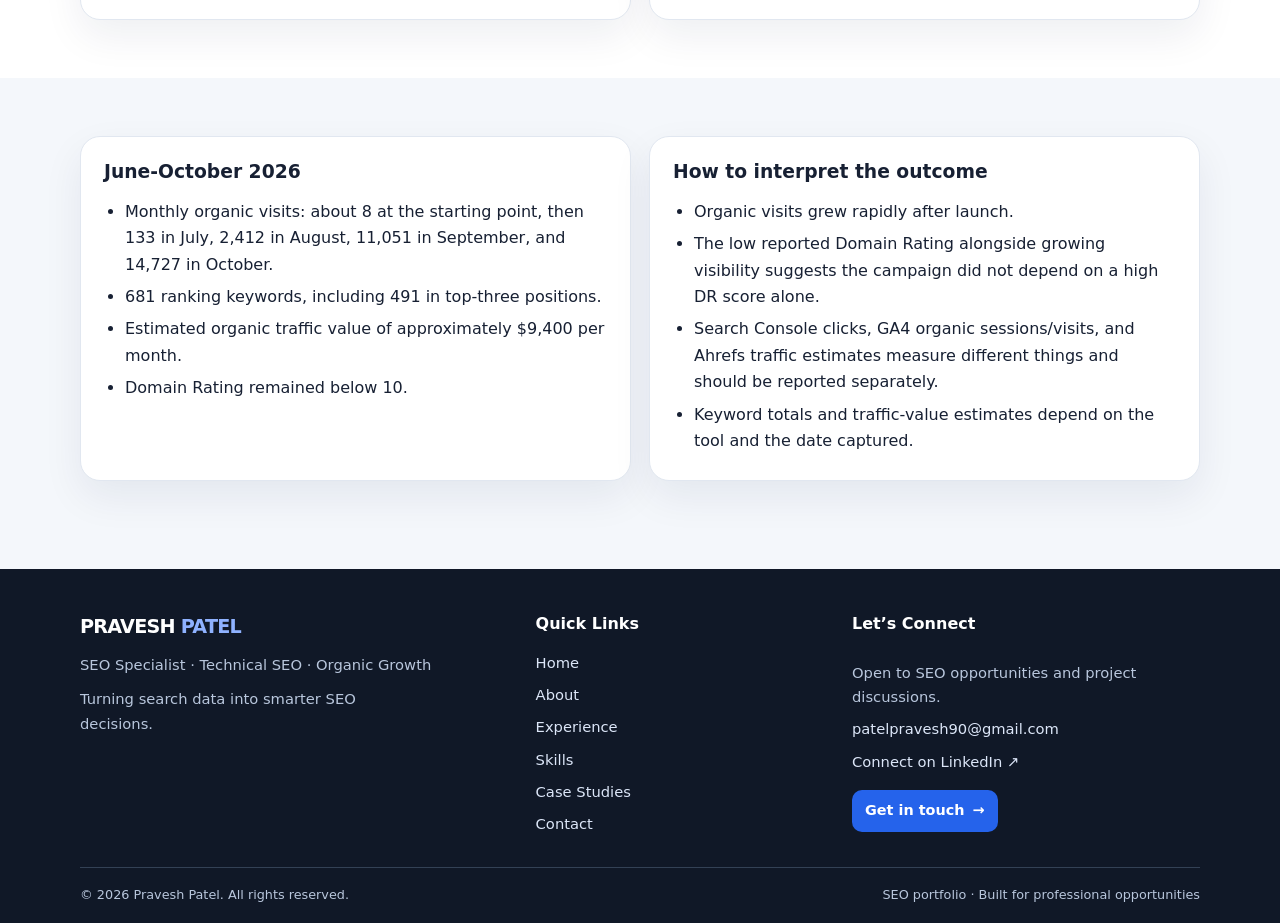
<file: case-study-americadialline.html>
<!doctype html><html lang="en"><head><meta charset="utf-8"><meta name="viewport" content="width=device-width,initial-scale=1"><meta name="description" content="AmericaDialLine SEO case study: new US directory launch, technical SEO, content suite, internal linking, and reported organic growth from June to October 2026."><meta name="theme-color" content="#101827"><title>AmericaDialLine SEO Case Study | Pravesh Patel</title><link rel="stylesheet" href="styles.css"></head><body><header><div class="wrap nav">
  <a class="brand" href="index.html">PRAVESH <span>PATEL</span></a>
  <button class="menu-toggle" type="button" aria-label="Open navigation menu" aria-expanded="false" aria-controls="primary-navigation">
    <span class="hamburger" aria-hidden="true"><span></span><span></span><span></span></span>
    <span class="menu-label">Menu</span>
  </button>
  <nav class="navlinks" id="primary-navigation" aria-label="Main navigation">
    <a href="index.html">Home</a><a href="about.html">About</a><a href="view-full-experience.html">Experience</a><a href="skills.html">Skills</a>
    <div class="dropdown">
      <a class="dropdown-toggle" href="case-studies.html" aria-haspopup="true" aria-expanded="false">Case Studies</a>
      <div class="dropdown-menu" aria-label="Case study pages">
        <a href="case-studies.html">All Case Studies</a>
        <a href="case-study-americadialline.html">AmericaDialLine.com</a>
        <a href="case-study-mymobileline.html">MyMobileLine.com - GSC Performance</a>
        <a href="case-study-link-recovery.html">MyMobileLine.com - Link Recovery</a>
      </div>
    </div><a href="contact.html">Contact</a>
  </nav>
</div></header><main>
<section class="page-hero"><div class="wrap"><div class="eyebrow">Case Study · New-site SEO Growth · June–October 2026</div><h1>AmericaDialLine.com: From almost no organic traffic to search visibility at scale</h1><p>A 120-day SEO implementation plan for a newly launched US online directory, combining technical foundations, structured content, internal linking, and measurement through Google Search Console, GA4, and Ahrefs.</p></div></section>

<section class="wrap" aria-label="Reported project results"><div class="metrics">
<div class="metric"><div class="metric-label">Monthly organic visits</div><div class="metric-value">8 → 14,727</div><div class="metric-note">June baseline to October reported result</div></div>
<div class="metric"><div class="metric-label">Ranking keywords</div><div class="metric-value">681</div><div class="metric-note">Reported current total</div></div>
<div class="metric"><div class="metric-label">Keywords in top 3</div><div class="metric-value">491</div><div class="metric-note">Reported current total</div></div>
<div class="metric"><div class="metric-label">Estimated traffic value</div><div class="metric-value">$9.4K/mo</div><div class="metric-note">Third-party SEO tool estimate</div></div>
</div></section>

<section class="section"><div class="wrap"><div class="section-head"><h2>The challenge</h2><p>The site launched on 6 June 2026 as a new US online directory and began with an estimated eight organic visits per month and almost no ranking visibility. The goal was to build a technically sound, useful, trustworthy directory structure that could earn search visibility as it matured.</p></div><div class="callout"><strong>Strategy principle:</strong> The implementation was planned over 120 days, with work guided by Google Search Central principles around helpful content, spam policies, and discoverability in AI-assisted search experiences.</div></div></section>

<section class="section" style="background:#fff"><div class="wrap"><div class="section-head"><h2>Organic traffic growth</h2></div>
<div class="chart-card"><div class="bar-chart" role="img" aria-label="Reported monthly organic visits: June 8, July 133, August 2412, September 11051, October 14727">
<div class="bar" style="height:1%;min-height:4px"><span>8</span><label>June*</label></div>
<div class="bar" style="height:2%;min-height:7px"><span>133</span><label>July</label></div>
<div class="bar" style="height:16.4%"><span>2,412</span><label>August</label></div>
<div class="bar" style="height:75%"><span>11,051</span><label>September</label></div>
<div class="bar" style="height:100%"><span>14,727</span><label>October*</label></div>
</div><p class="small" style="margin-top:44px">*June baseline was described as about 8 organic visits/month at launch.</p></div>
</div></section>

<section class="section"><div class="wrap"><div class="section-head"><h2>What we implemented</h2><p>The work combined technical setup, site-wide content development, information architecture, and a measurement process.</p></div><div class="steps">
<div class="step"><div class="stepnum">01</div><h3>Technical foundations</h3><p>Improved site structure, metadata, schema markup, XML sitemaps, and crawl-related issues to help search engines discover and interpret the website.</p></div>
<div class="step"><div class="stepnum">02</div><h3>Full content suite</h3><p>Built homepage, category pages, city location pages, FAQs, Safety & Trust, About, and policy pages, positioning the site as an independent third-party directory.</p></div>
<div class="step"><div class="stepnum">03</div><h3>Internal linking & blog</h3><p>Strengthened internal links between relevant pages and launched blog content targeting high-intent search terms.</p></div>
<div class="step"><div class="stepnum">04</div><h3>Team execution</h3><p>Split work across the team, assigned implementation tasks to developers, and tracked progress through a planned 120-day workflow.</p></div>
<div class="step"><div class="stepnum">05</div><h3>Measurement</h3><p>Monitored performance using Google Search Console, GA4, and Ahrefs to review search visibility, traffic trends, rankings, and estimated traffic value.</p></div>
<div class="step"><div class="stepnum">06</div><h3>Guideline-aware SEO</h3><p>Aligned the plan with Google Search Central guidance on helpful content and spam policies, avoiding tactics that would conflict with those principles.</p></div>
</div></div></section>

<section class="section" style="background:#fff"><div class="wrap"><div class="section-head"><h2>Performance evidence</h2><p>Selected screenshots that illustrate different parts of the growth story. Tool estimates and GSC measurements are different data sources and should not be treated as identical metrics.</p></div>
<div class="screenshot-grid">
<figure class="evidence"><a href="assets/americadialline-gsc-october.png" target="_blank" rel="noopener"><img src="assets/americadialline-gsc-october.png" alt="Google Search Console overview showing 61,522 total web search clicks and a rising click trend from July to October 2026" loading="lazy"></a><figcaption class="caption"><strong>Google Search Console overview</strong><br>Shows 61,522 total web search clicks in the overview and a rising daily click trend from July through October 2026. This is a cumulative overview metric, not a monthly visit count.</figcaption></figure>
<figure class="evidence"><a href="assets/americadialline-gsc-early-trend.png" target="_blank" rel="noopener"><img src="assets/americadialline-gsc-early-trend.png" alt="Google Search Console three-month report showing 4.74K clicks, 66.8K impressions, 7.1 percent CTR, and average position 11.5" loading="lazy"></a><figcaption class="caption"><strong>Earlier GSC performance report</strong><br>Shows 4.74K clicks, 66.8K impressions, 7.1% CTR, and average position 11.5 for the visible date window. The screenshot's range begins before the stated launch date, so use it as a tool snapshot, not a clean post-launch baseline.</figcaption></figure>
<figure class="evidence"><a href="assets/americadialline-ahrefs-overview.png" target="_blank" rel="noopener"><img src="assets/americadialline-ahrefs-overview.png" alt="Ahrefs overview for AmericaDialLine showing Domain Rating 6, 359 organic keywords, 9.2K organic traffic estimate, 227 top-three keywords, and 6 thousand dollars estimated traffic value" loading="lazy"></a><figcaption class="caption"><strong>Ahrefs organic visibility snapshot</strong><br></figcaption></figure>
<figure class="evidence"><a href="assets/americadialline-ahrefs-ai-overview.png" target="_blank" rel="noopener"><img src="assets/americadialline-ahrefs-ai-overview.png" alt="Ahrefs AI responses and AI Overviews visibility snapshot for AmericaDialLine" loading="lazy"></a><figcaption class="caption"><strong>AI search visibility snapshot</strong><br></figcaption></figure>
</div>
</div></section>

<section class="section"><div class="wrap grid grid-2"><div class="panel">
<h3>June-October 2026</h3>
<ul><li>Monthly organic visits: about 8 at the starting point, then 133 in July, 2,412 in August, 11,051 in September, and 14,727 in October.</li><li>681 ranking keywords, including 491 in top-three positions.</li><li>Estimated organic traffic value of approximately $9,400 per month.</li><li>Domain Rating remained below 10.</li></ul></div><div class="panel"><h3>How to interpret the outcome</h3><ul><li>Organic visits grew rapidly after launch.</li><li>The low reported Domain Rating alongside growing visibility suggests the campaign did not depend on a high DR score alone.</li><li>Search Console clicks, GA4 organic sessions/visits, and Ahrefs traffic estimates measure different things and should be reported separately.</li><li>Keyword totals and traffic-value estimates depend on the tool and the date captured.</li></ul></div></div></section>


</main><footer class="site-footer">
  <div class="wrap footer-grid">
    <div class="footer-brand">
      <a class="footer-logo" href="index.html">PRAVESH <span>PATEL</span></a>
      <p>SEO Specialist · Technical SEO · Organic Growth</p>
      <p class="footer-tagline">Turning search data into smarter SEO decisions.</p>
    </div>
    <nav class="footer-links" aria-label="Footer navigation">
      <h2>Quick Links</h2>
      <a href="index.html">Home</a>
      <a href="about.html">About</a>
      <a href="view-full-experience.html">Experience</a>
      <a href="skills.html">Skills</a>
      <a href="case-studies.html">Case Studies</a>
      <a href="contact.html">Contact</a>
    </nav>
    <div class="footer-connect">
      <h2>Let’s Connect</h2>
      <p>Open to SEO opportunities and project discussions.</p>
      <a href="mailto:patelpravesh90@gmail.com">patelpravesh90@gmail.com</a>
      <a href="https://www.linkedin.com/in/praveshpatels/" target="_blank" rel="noopener noreferrer">Connect on LinkedIn ↗</a>
      <a class="footer-cta" href="contact.html">Get in touch <span aria-hidden="true">→</span></a>
    </div>
  </div>
  <div class="wrap footer-bottom">
    <span>© 2026 Pravesh Patel. All rights reserved.</span>
    <span>SEO portfolio · Built for professional opportunities</span>
  </div>
</footer>
<button class="back-to-top" type="button" aria-label="Back to top" title="Back to top">↑</button>
<script>
(() => {
  const current = location.pathname.split('/').pop() || 'index.html';
  document.querySelectorAll('.navlinks a').forEach(a => {
    if (a.getAttribute('href') === current) a.setAttribute('aria-current', 'page');
  });
  const menuButton = document.querySelector('.menu-toggle');
  const menu = document.querySelector('#primary-navigation');
  const dropdown = document.querySelector('.dropdown');
  const dropdownToggle = document.querySelector('.dropdown-toggle');
  if (menuButton && menu) {
    menuButton.addEventListener('click', () => {
      const isOpen = menuButton.getAttribute('aria-expanded') === 'true';
      menuButton.setAttribute('aria-expanded', String(!isOpen));
      menuButton.setAttribute('aria-label', isOpen ? 'Open navigation menu' : 'Close navigation menu');
      menuButton.querySelector('.menu-label').textContent = isOpen ? 'Menu' : 'Close';
      menu.classList.toggle('mobile-open', !isOpen);
    });
    menu.querySelectorAll('a').forEach(link => link.addEventListener('click', () => {
      if (window.matchMedia('(max-width:850px)').matches && !link.classList.contains('dropdown-toggle')) {
        menu.classList.remove('mobile-open');
        menuButton.setAttribute('aria-expanded', 'false');
        menuButton.setAttribute('aria-label', 'Open navigation menu');
        menuButton.querySelector('.menu-label').textContent = 'Menu';
      }
    }));
  }
  if (dropdownToggle && dropdown) {
    dropdownToggle.addEventListener('click', event => {
      if (window.matchMedia('(max-width:850px)').matches) {
        event.preventDefault();
        const isOpen = dropdown.classList.toggle('open');
        dropdownToggle.setAttribute('aria-expanded', String(isOpen));
      }
    });
  }
  const topButton = document.querySelector('.back-to-top');
  if (topButton) {
    const updateTopButton = () => topButton.classList.toggle('visible', window.scrollY > 320);
    window.addEventListener('scroll', updateTopButton, { passive: true });
    updateTopButton();
    topButton.addEventListener('click', () => window.scrollTo({
      top: 0,
      behavior: window.matchMedia('(prefers-reduced-motion: reduce)').matches ? 'auto' : 'smooth'
    }));
  }
})();
</script>
</body></html>
</file>
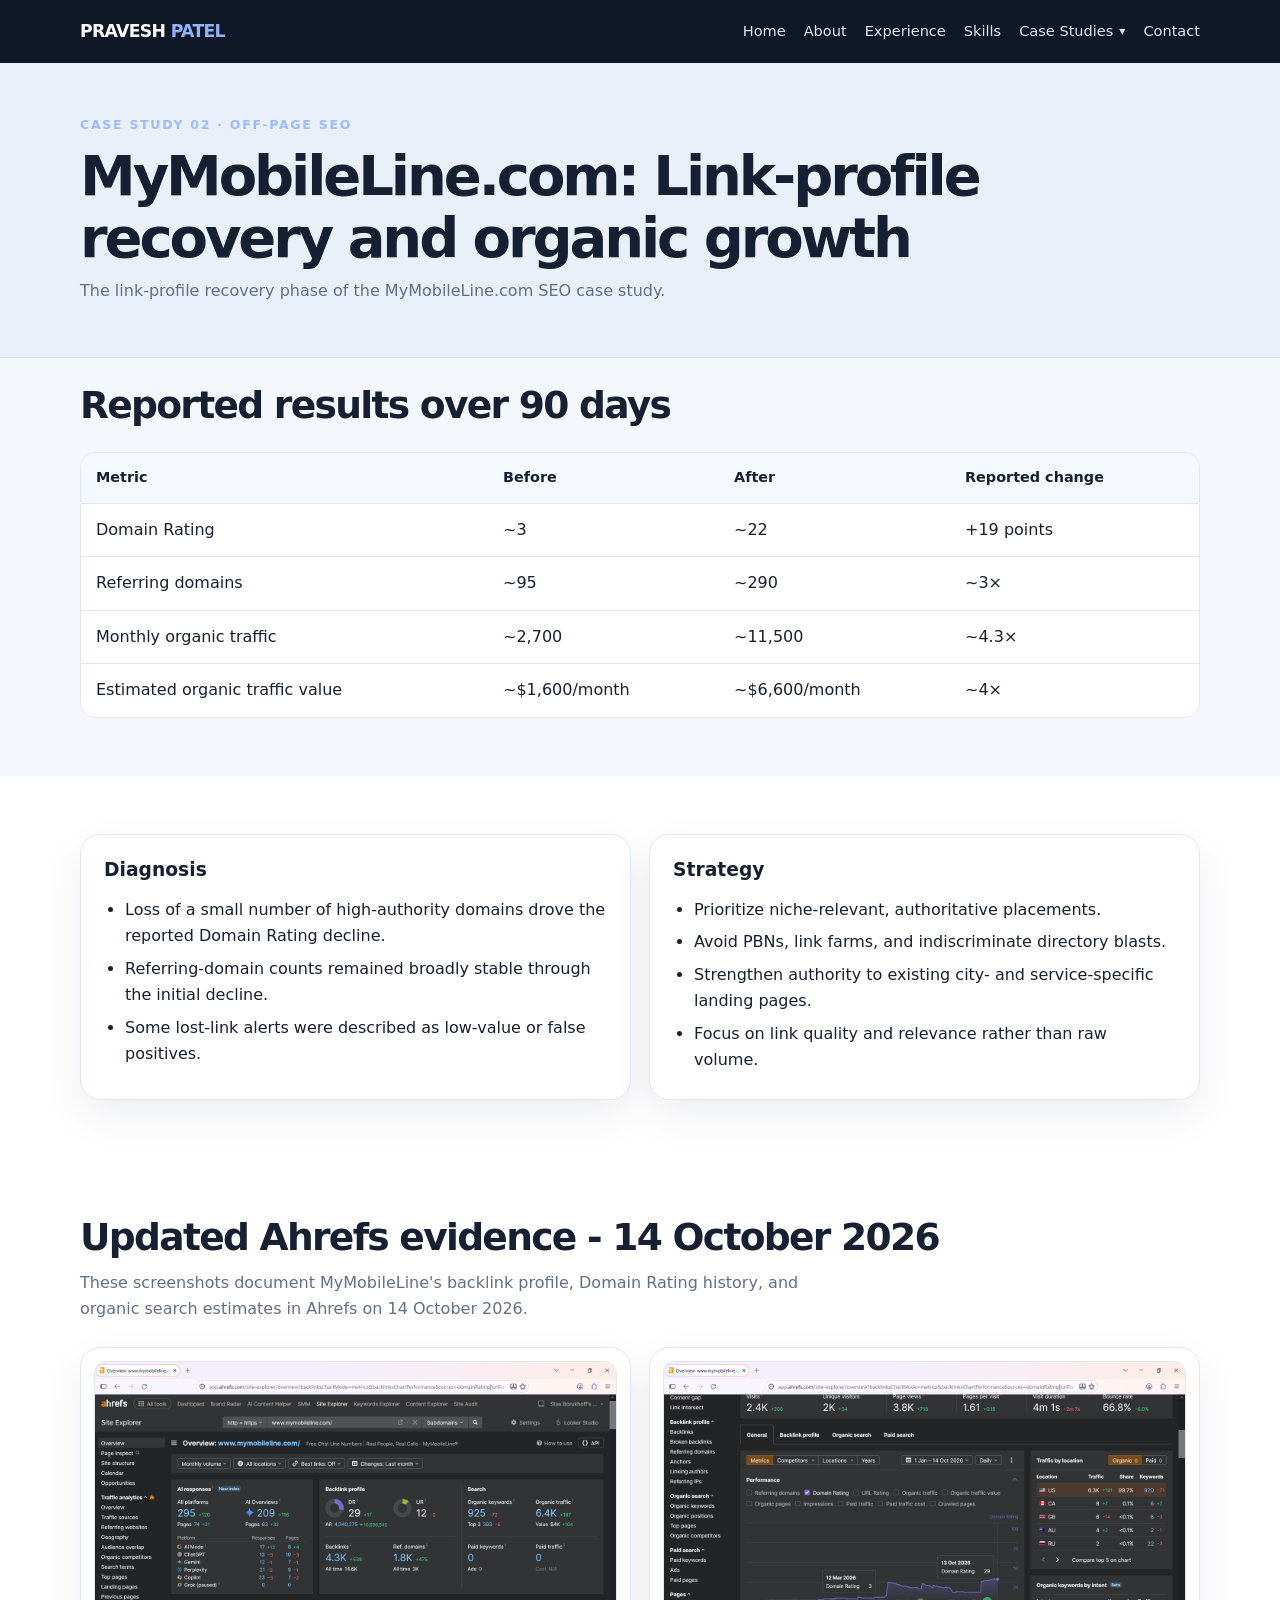
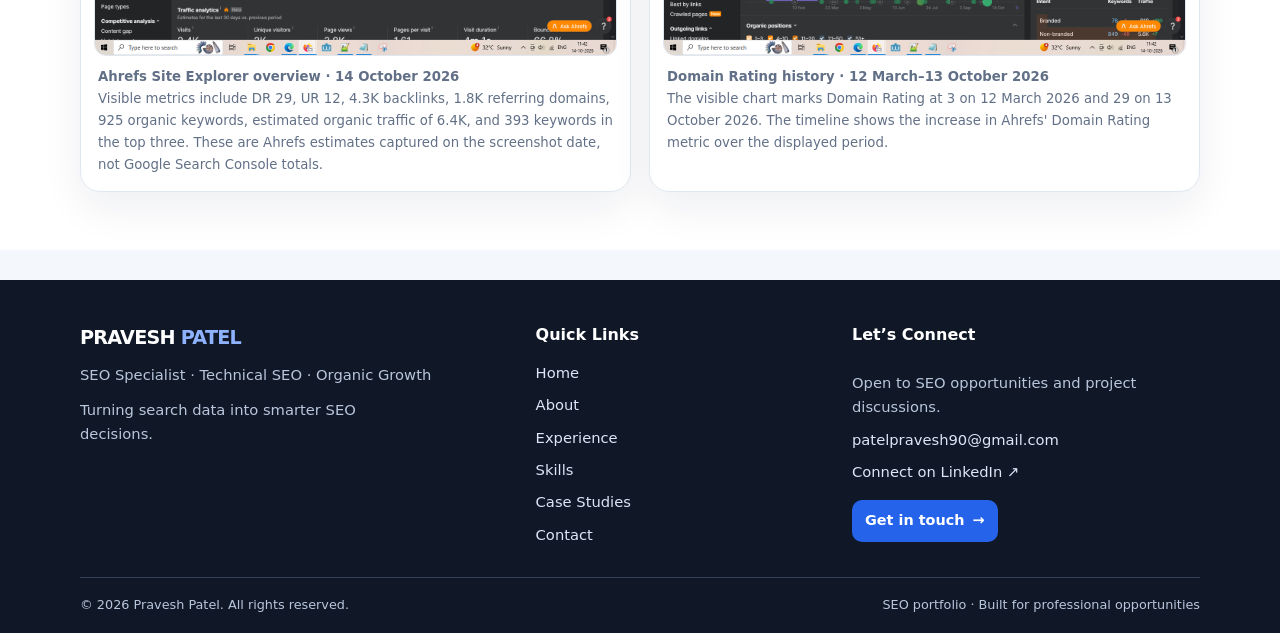
<file: case-study-link-recovery.html>
<!doctype html>
<html lang="en"><head><meta charset="utf-8"><meta name="viewport" content="width=device-width,initial-scale=1"><meta name="theme-color" content="#101827"><title>Link Profile Recovery Case Study | Pravesh Patel</title><link rel="stylesheet" href="styles.css"></head><body><header><div class="wrap nav">
  <a class="brand" href="index.html">PRAVESH <span>PATEL</span></a>
  <button class="menu-toggle" type="button" aria-label="Open navigation menu" aria-expanded="false" aria-controls="primary-navigation">
    <span class="hamburger" aria-hidden="true"><span></span><span></span><span></span></span>
    <span class="menu-label">Menu</span>
  </button>
  <nav class="navlinks" id="primary-navigation" aria-label="Main navigation">
    <a href="index.html">Home</a><a href="about.html">About</a><a href="view-full-experience.html">Experience</a><a href="skills.html">Skills</a>
    <div class="dropdown">
      <a class="dropdown-toggle" href="case-studies.html" aria-haspopup="true" aria-expanded="false">Case Studies</a>
      <div class="dropdown-menu" aria-label="Case study pages">
        <a href="case-studies.html">All Case Studies</a>
        <a href="case-study-americadialline.html">AmericaDialLine.com</a>
        <a href="case-study-mymobileline.html">MyMobileLine.com - GSC Performance</a>
        <a href="case-study-link-recovery.html">MyMobileLine.com - Link Recovery</a>
      </div>
    </div><a href="contact.html">Contact</a>
  </nav>
</div></header><main>
<section class="page-hero"><div class="wrap"><div class="eyebrow">Case Study 02 · Off-page SEO</div><h1>MyMobileLine.com: Link-profile recovery and organic growth</h1><p>The link-profile recovery phase of the MyMobileLine.com SEO case study.</p></div></section>
<br>
<section class="section" style="padding-top:0"><div class="wrap"><div class="section-head"><h2>Reported results over 90 days</h2></div><div class="tablewrap"><table><thead><tr><th>Metric</th><th>Before</th><th>After</th><th>Reported change</th></tr></thead><tbody><tr><td>Domain Rating</td><td>~3</td><td>~22</td><td>+19 points</td></tr><tr><td>Referring domains</td><td>~95</td><td>~290</td><td>~3×</td></tr><tr><td>Monthly organic traffic</td><td>~2,700</td><td>~11,500</td><td>~4.3×</td></tr><tr><td>Estimated organic traffic value</td><td>~$1,600/month</td><td>~$6,600/month</td><td>~4×</td></tr></tbody></table></div></div></section>
<section class="section" style="background:#fff"><div class="wrap grid grid-2"><div class="panel"><h3>Diagnosis</h3><ul><li>Loss of a small number of high-authority domains drove the reported Domain Rating decline.</li><li>Referring-domain counts remained broadly stable through the initial decline.</li><li>Some lost-link alerts were described as low-value or false positives.</li></ul></div><div class="panel"><h3>Strategy</h3><ul><li>Prioritize niche-relevant, authoritative placements.</li><li>Avoid PBNs, link farms, and indiscriminate directory blasts.</li><li>Strengthen authority to existing city- and service-specific landing pages.</li><li>Focus on link quality and relevance rather than raw volume.</li></ul></div></div></section>


<section class="section" style="background:#fff">
  <div class="wrap">
    <div class="section-head">
      <h2>Updated Ahrefs evidence - 14 October 2026</h2>
      <p>These screenshots document MyMobileLine's backlink profile, Domain Rating history, and organic search estimates in Ahrefs on 14 October 2026.</p>
    </div>
    <div class="screenshot-grid">
      <figure class="evidence">
        <a href="assets/mymobileline-ahrefs-overview-14-oct-2026.png" target="_blank" rel="noopener">
          <img src="assets/mymobileline-ahrefs-overview-14-oct-2026.png" alt="Ahrefs overview for MyMobileLine.com dated 14 October 2026 showing Domain Rating 29, URL Rating 12, 4.3K backlinks, 1.8K referring domains, 925 organic keywords, 6.4K estimated organic traffic, and 393 top-three keywords" loading="lazy">
        </a>
        <figcaption class="caption"><strong>Ahrefs Site Explorer overview · 14 October 2026</strong><br>
          Visible metrics include DR 29, UR 12, 4.3K backlinks, 1.8K referring domains, 925 organic keywords, estimated organic traffic of 6.4K, and 393 keywords in the top three. These are Ahrefs estimates captured on the screenshot date, not Google Search Console totals.
        </figcaption>
      </figure>
      <figure class="evidence">
        <a href="assets/mymobileline-domain-rating-history.png" target="_blank" rel="noopener">
          <img src="assets/mymobileline-domain-rating-history.png" alt="Ahrefs Domain Rating history for MyMobileLine.com showing Domain Rating 3 on 12 March 2026 and 29 on 13 October 2026" loading="lazy">
        </a>
        <figcaption class="caption"><strong>Domain Rating history · 12 March–13 October 2026</strong><br>
          The visible chart marks Domain Rating at 3 on 12 March 2026 and 29 on 13 October 2026. The timeline shows the increase in Ahrefs' Domain Rating metric over the displayed period.
        </figcaption>
      </figure>
    </div>

  </div>
</section>
</main><footer class="site-footer">
  <div class="wrap footer-grid">
    <div class="footer-brand">
      <a class="footer-logo" href="index.html">PRAVESH <span>PATEL</span></a>
      <p>SEO Specialist · Technical SEO · Organic Growth</p>
      <p class="footer-tagline">Turning search data into smarter SEO decisions.</p>
    </div>
    <nav class="footer-links" aria-label="Footer navigation">
      <h2>Quick Links</h2>
      <a href="index.html">Home</a>
      <a href="about.html">About</a>
      <a href="view-full-experience.html">Experience</a>
      <a href="skills.html">Skills</a>
      <a href="case-studies.html">Case Studies</a>
      <a href="contact.html">Contact</a>
    </nav>
    <div class="footer-connect">
      <h2>Let’s Connect</h2>
      <p>Open to SEO opportunities and project discussions.</p>
      <a href="mailto:patelpravesh90@gmail.com">patelpravesh90@gmail.com</a>
      <a href="https://www.linkedin.com/in/praveshpatels/" target="_blank" rel="noopener noreferrer">Connect on LinkedIn ↗</a>
      <a class="footer-cta" href="contact.html">Get in touch <span aria-hidden="true">→</span></a>
    </div>
  </div>
  <div class="wrap footer-bottom">
    <span>© 2026 Pravesh Patel. All rights reserved.</span>
    <span>SEO portfolio · Built for professional opportunities</span>
  </div>
</footer>
<button class="back-to-top" type="button" aria-label="Back to top" title="Back to top">↑</button>
<script>
(() => {
  const current = location.pathname.split('/').pop() || 'index.html';
  document.querySelectorAll('.navlinks a').forEach(a => {
    if (a.getAttribute('href') === current) a.setAttribute('aria-current', 'page');
  });
  const menuButton = document.querySelector('.menu-toggle');
  const menu = document.querySelector('#primary-navigation');
  const dropdown = document.querySelector('.dropdown');
  const dropdownToggle = document.querySelector('.dropdown-toggle');
  if (menuButton && menu) {
    menuButton.addEventListener('click', () => {
      const isOpen = menuButton.getAttribute('aria-expanded') === 'true';
      menuButton.setAttribute('aria-expanded', String(!isOpen));
      menuButton.setAttribute('aria-label', isOpen ? 'Open navigation menu' : 'Close navigation menu');
      menuButton.querySelector('.menu-label').textContent = isOpen ? 'Menu' : 'Close';
      menu.classList.toggle('mobile-open', !isOpen);
    });
    menu.querySelectorAll('a').forEach(link => link.addEventListener('click', () => {
      if (window.matchMedia('(max-width:850px)').matches && !link.classList.contains('dropdown-toggle')) {
        menu.classList.remove('mobile-open');
        menuButton.setAttribute('aria-expanded', 'false');
        menuButton.setAttribute('aria-label', 'Open navigation menu');
        menuButton.querySelector('.menu-label').textContent = 'Menu';
      }
    }));
  }
  if (dropdownToggle && dropdown) {
    dropdownToggle.addEventListener('click', event => {
      if (window.matchMedia('(max-width:850px)').matches) {
        event.preventDefault();
        const isOpen = dropdown.classList.toggle('open');
        dropdownToggle.setAttribute('aria-expanded', String(isOpen));
      }
    });
  }
  const topButton = document.querySelector('.back-to-top');
  if (topButton) {
    const updateTopButton = () => topButton.classList.toggle('visible', window.scrollY > 320);
    window.addEventListener('scroll', updateTopButton, { passive: true });
    updateTopButton();
    topButton.addEventListener('click', () => window.scrollTo({
      top: 0,
      behavior: window.matchMedia('(prefers-reduced-motion: reduce)').matches ? 'auto' : 'smooth'
    }));
  }
})();
</script>
</body></html>
</file>
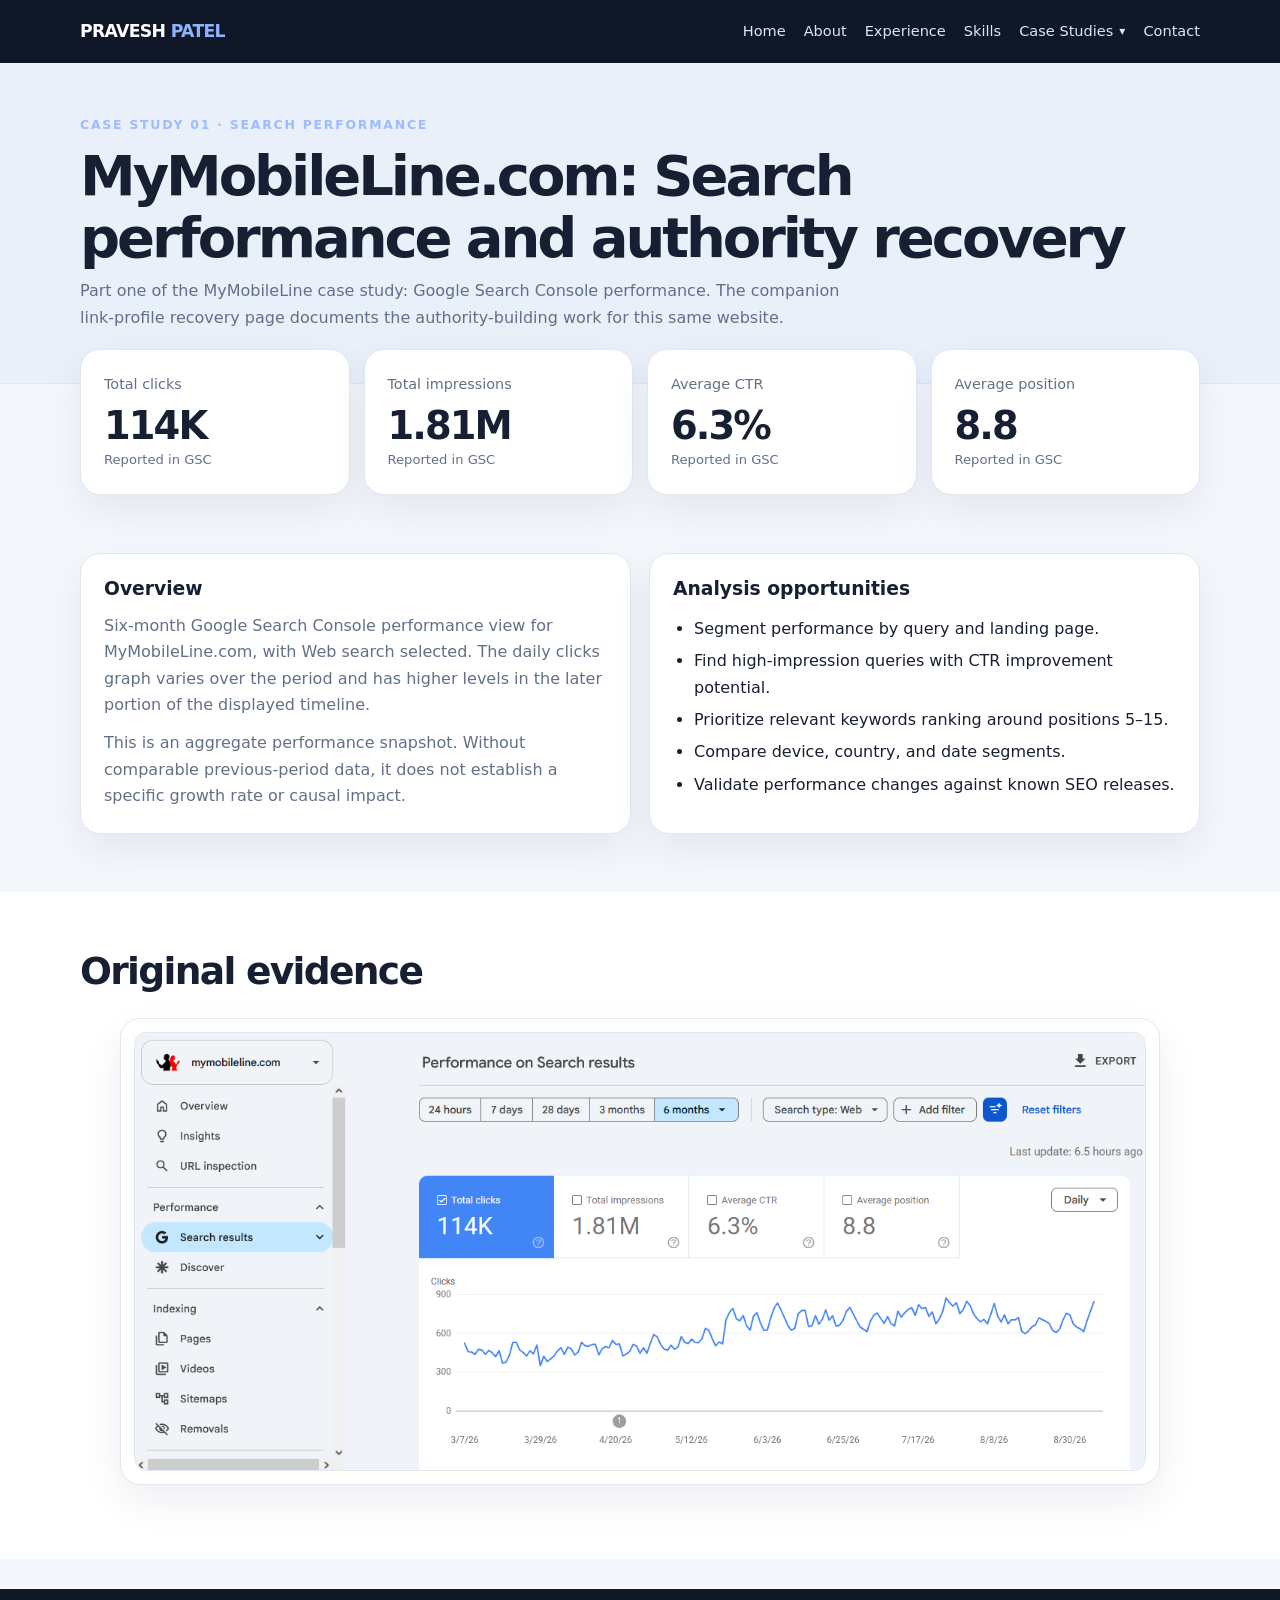
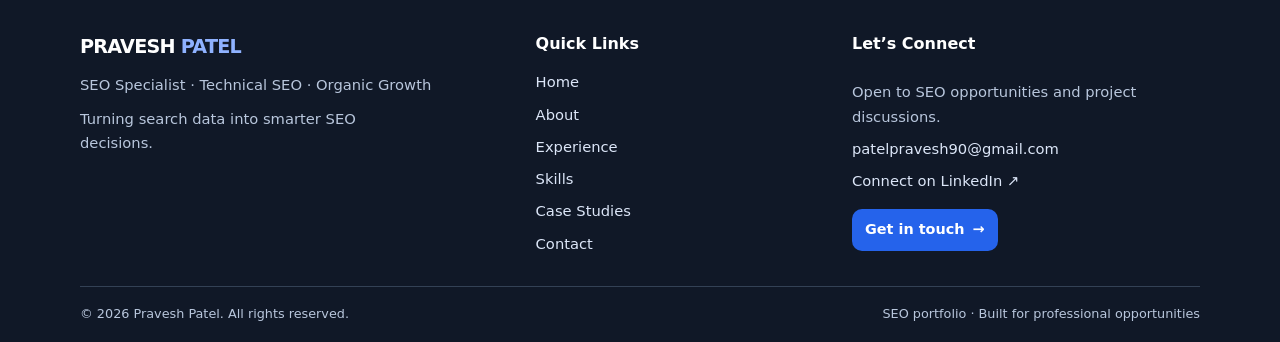
<file: case-study-mymobileline.html>
<!doctype html>
<html lang="en"><head><meta charset="utf-8"><meta name="viewport" content="width=device-width,initial-scale=1"><meta name="description" content="MyMobileLine Google Search Console case study showing 114K clicks, 1.81M impressions, 6.3% CTR, and average position 8.8."><meta name="theme-color" content="#101827"><title>MyMobileLine GSC Case Study | Pravesh Patel</title><link rel="stylesheet" href="styles.css"></head><body><header><div class="wrap nav">
  <a class="brand" href="index.html">PRAVESH <span>PATEL</span></a>
  <button class="menu-toggle" type="button" aria-label="Open navigation menu" aria-expanded="false" aria-controls="primary-navigation">
    <span class="hamburger" aria-hidden="true"><span></span><span></span><span></span></span>
    <span class="menu-label">Menu</span>
  </button>
  <nav class="navlinks" id="primary-navigation" aria-label="Main navigation">
    <a href="index.html">Home</a><a href="about.html">About</a><a href="view-full-experience.html">Experience</a><a href="skills.html">Skills</a>
    <div class="dropdown">
      <a class="dropdown-toggle" href="case-studies.html" aria-haspopup="true" aria-expanded="false">Case Studies</a>
      <div class="dropdown-menu" aria-label="Case study pages">
        <a href="case-studies.html">All Case Studies</a>
        <a href="case-study-americadialline.html">AmericaDialLine.com</a>
        <a href="case-study-mymobileline.html">MyMobileLine.com - GSC Performance</a>
        <a href="case-study-link-recovery.html">MyMobileLine.com - Link Recovery</a>
      </div>
    </div><a href="contact.html">Contact</a>
  </nav>
</div></header><main>
<section class="page-hero"><div class="wrap"><div class="eyebrow">Case Study 01 · Search Performance</div><h1>MyMobileLine.com: Search performance and authority recovery</h1><p>Part one of the MyMobileLine case study: Google Search Console performance. The companion link-profile recovery page documents the authority-building work for this same website.</p></div></section>
<section class="wrap" aria-label="Reported metrics"><div class="metrics">
<div class="metric"><div class="metric-label">Total clicks</div><div class="metric-value">114K</div><div class="metric-note">Reported in GSC</div></div>
<div class="metric"><div class="metric-label">Total impressions</div><div class="metric-value">1.81M</div><div class="metric-note">Reported in GSC</div></div>
<div class="metric"><div class="metric-label">Average CTR</div><div class="metric-value">6.3%</div><div class="metric-note">Reported in GSC</div></div>
<div class="metric"><div class="metric-label">Average position</div><div class="metric-value">8.8</div><div class="metric-note">Reported in GSC</div></div>
</div></section>
<section class="section"><div class="wrap grid grid-2"><div class="panel"><h3>Overview</h3><p>Six-month Google Search Console performance view for MyMobileLine.com, with Web search selected. The daily clicks graph varies over the period and has higher levels in the later portion of the displayed timeline.</p><p style="margin-top:12px">This is an aggregate performance snapshot. Without comparable previous-period data, it does not establish a specific growth rate or causal impact.</p></div><div class="panel"><h3>Analysis opportunities</h3><ul><li>Segment performance by query and landing page.</li><li>Find high-impression queries with CTR improvement potential.</li><li>Prioritize relevant keywords ranking around positions 5–15.</li><li>Compare device, country, and date segments.</li><li>Validate performance changes against known SEO releases.</li></ul></div></div></section>
<section class="section" style="background:#fff" id="evidence"><div class="wrap"><div class="section-head"><h2>Original evidence</h2></div><figure class="evidence"><a href="assets/mymobileline-google-search-console.png" target="_blank" rel="noopener"><img src="assets/mymobileline-google-search-console.png" alt="Google Search Console screenshot for mymobileline.com showing 114K clicks, 1.81M impressions, 6.3% average CTR, and average position 8.8 over six months" loading="lazy"></a></figure></div></section>

<!--<section class="section">
<div class="wrap">
<div class="callout"><strong>Publishing note:</strong> Add your exact responsibilities, the work you personally performed, and the context for the reporting period. Do not imply ownership of outcomes or confidential data without permission.
</div>
</div>
</section> -->
</main><footer class="site-footer">
  <div class="wrap footer-grid">
    <div class="footer-brand">
      <a class="footer-logo" href="index.html">PRAVESH <span>PATEL</span></a>
      <p>SEO Specialist · Technical SEO · Organic Growth</p>
      <p class="footer-tagline">Turning search data into smarter SEO decisions.</p>
    </div>
    <nav class="footer-links" aria-label="Footer navigation">
      <h2>Quick Links</h2>
      <a href="index.html">Home</a>
      <a href="about.html">About</a>
      <a href="view-full-experience.html">Experience</a>
      <a href="skills.html">Skills</a>
      <a href="case-studies.html">Case Studies</a>
      <a href="contact.html">Contact</a>
    </nav>
    <div class="footer-connect">
      <h2>Let’s Connect</h2>
      <p>Open to SEO opportunities and project discussions.</p>
      <a href="mailto:patelpravesh90@gmail.com">patelpravesh90@gmail.com</a>
      <a href="https://www.linkedin.com/in/praveshpatels/" target="_blank" rel="noopener noreferrer">Connect on LinkedIn ↗</a>
      <a class="footer-cta" href="contact.html">Get in touch <span aria-hidden="true">→</span></a>
    </div>
  </div>
  <div class="wrap footer-bottom">
    <span>© 2026 Pravesh Patel. All rights reserved.</span>
    <span>SEO portfolio · Built for professional opportunities</span>
  </div>
</footer>
<button class="back-to-top" type="button" aria-label="Back to top" title="Back to top">↑</button>
<script>
(() => {
  const current = location.pathname.split('/').pop() || 'index.html';
  document.querySelectorAll('.navlinks a').forEach(a => {
    if (a.getAttribute('href') === current) a.setAttribute('aria-current', 'page');
  });
  const menuButton = document.querySelector('.menu-toggle');
  const menu = document.querySelector('#primary-navigation');
  const dropdown = document.querySelector('.dropdown');
  const dropdownToggle = document.querySelector('.dropdown-toggle');
  if (menuButton && menu) {
    menuButton.addEventListener('click', () => {
      const isOpen = menuButton.getAttribute('aria-expanded') === 'true';
      menuButton.setAttribute('aria-expanded', String(!isOpen));
      menuButton.setAttribute('aria-label', isOpen ? 'Open navigation menu' : 'Close navigation menu');
      menuButton.querySelector('.menu-label').textContent = isOpen ? 'Menu' : 'Close';
      menu.classList.toggle('mobile-open', !isOpen);
    });
    menu.querySelectorAll('a').forEach(link => link.addEventListener('click', () => {
      if (window.matchMedia('(max-width:850px)').matches && !link.classList.contains('dropdown-toggle')) {
        menu.classList.remove('mobile-open');
        menuButton.setAttribute('aria-expanded', 'false');
        menuButton.setAttribute('aria-label', 'Open navigation menu');
        menuButton.querySelector('.menu-label').textContent = 'Menu';
      }
    }));
  }
  if (dropdownToggle && dropdown) {
    dropdownToggle.addEventListener('click', event => {
      if (window.matchMedia('(max-width:850px)').matches) {
        event.preventDefault();
        const isOpen = dropdown.classList.toggle('open');
        dropdownToggle.setAttribute('aria-expanded', String(isOpen));
      }
    });
  }
  const topButton = document.querySelector('.back-to-top');
  if (topButton) {
    const updateTopButton = () => topButton.classList.toggle('visible', window.scrollY > 320);
    window.addEventListener('scroll', updateTopButton, { passive: true });
    updateTopButton();
    topButton.addEventListener('click', () => window.scrollTo({
      top: 0,
      behavior: window.matchMedia('(prefers-reduced-motion: reduce)').matches ? 'auto' : 'smooth'
    }));
  }
})();
</script>
</body></html>
</file>
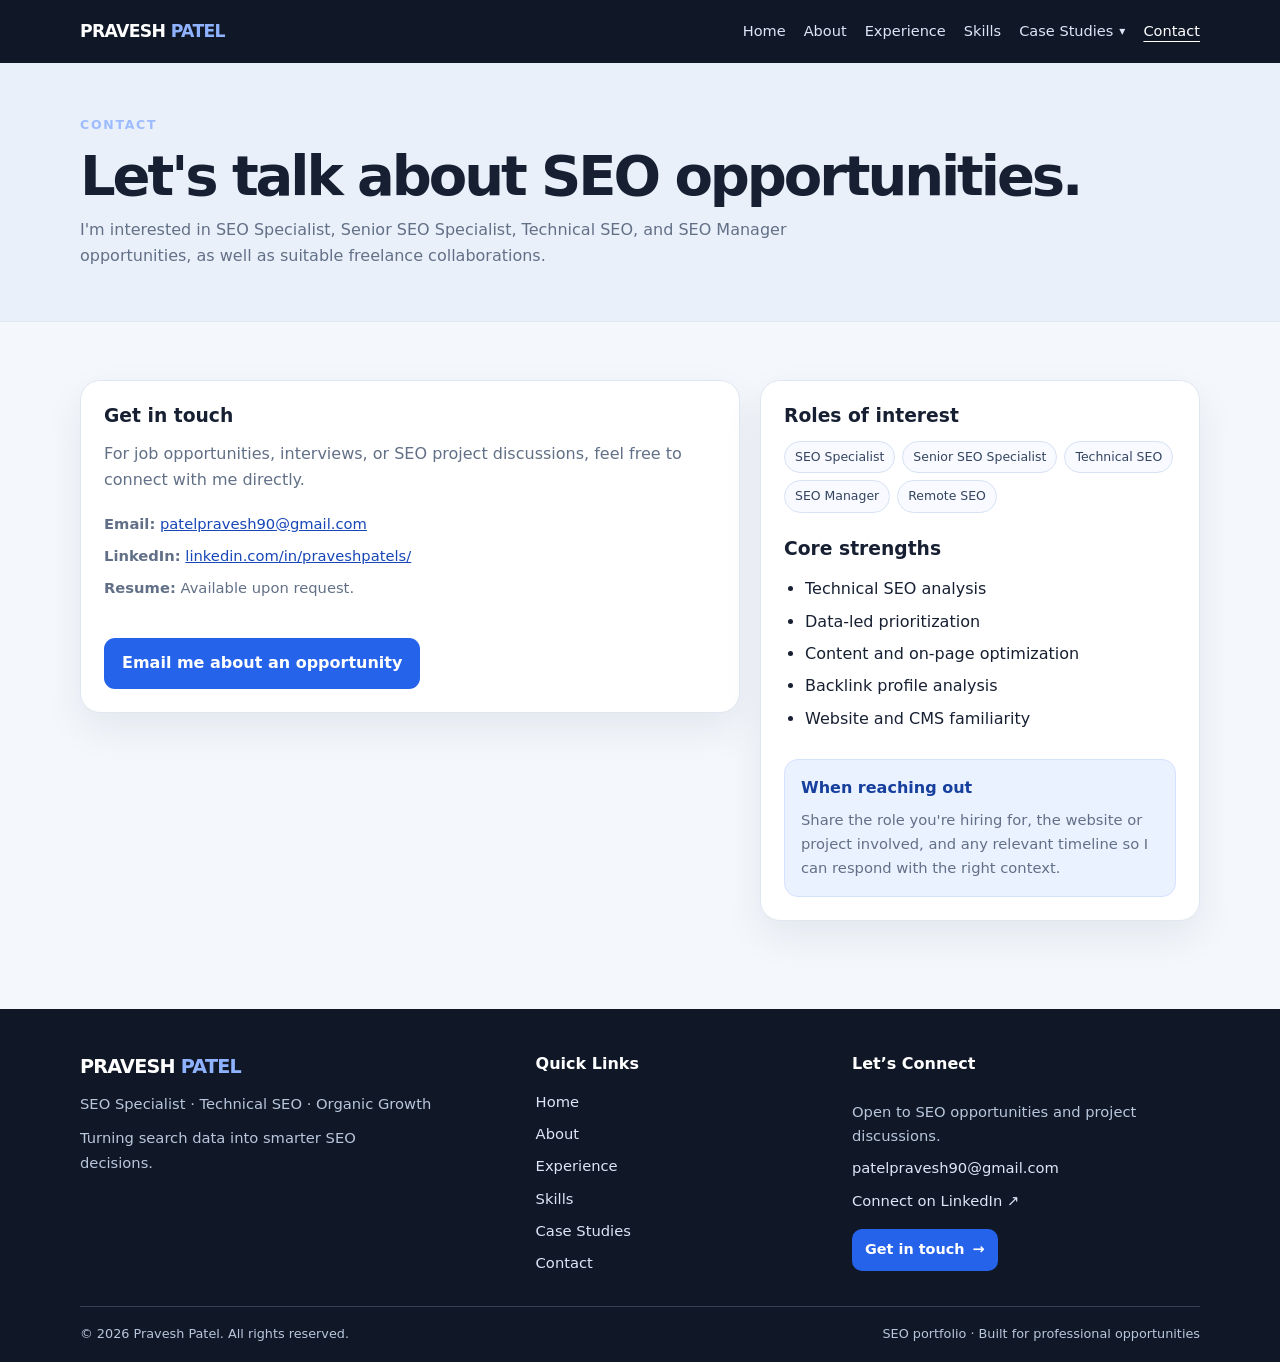
<file: contact.html>
<!doctype html>
<html lang="en"><head><meta charset="utf-8"><meta name="viewport" content="width=device-width,initial-scale=1"><meta name="description" content="Contact Pravesh Patel about SEO job opportunities and professional collaborations."><meta name="theme-color" content="#101827"><title>Contact | Pravesh Patel</title><link rel="stylesheet" href="styles.css"></head><body><header><div class="wrap nav">
  <a class="brand" href="index.html">PRAVESH <span>PATEL</span></a>
  <button class="menu-toggle" type="button" aria-label="Open navigation menu" aria-expanded="false" aria-controls="primary-navigation">
    <span class="hamburger" aria-hidden="true"><span></span><span></span><span></span></span>
    <span class="menu-label">Menu</span>
  </button>
  <nav class="navlinks" id="primary-navigation" aria-label="Main navigation">
    <a href="index.html">Home</a><a href="about.html">About</a><a href="view-full-experience.html">Experience</a><a href="skills.html">Skills</a>
    <div class="dropdown">
      <a class="dropdown-toggle" href="case-studies.html" aria-haspopup="true" aria-expanded="false">Case Studies</a>
      <div class="dropdown-menu" aria-label="Case study pages">
        <a href="case-studies.html">All Case Studies</a>
        <a href="case-study-americadialline.html">AmericaDialLine.com</a>
        <a href="case-study-mymobileline.html">MyMobileLine.com - GSC Performance</a>
        <a href="case-study-link-recovery.html">MyMobileLine.com - Link Recovery</a>
      </div>
    </div><a href="contact.html">Contact</a>
  </nav>
</div></header><main>
<section class="page-hero"><div class="wrap"><div class="eyebrow">Contact</div><h1>Let's talk about SEO opportunities.</h1><p>I'm interested in SEO Specialist, Senior SEO Specialist, Technical SEO, and SEO Manager opportunities, as well as suitable freelance collaborations.</p></div></section>
<section class="section"><div class="wrap contactbox">
<div class="panel" style="align-self:start;height:fit-content"><h3>Get in touch</h3><p>For job opportunities, interviews, or SEO project discussions, feel free to connect with me directly.</p>
<div class="contact-details"><p class="contact-note"><strong>Email:</strong> <a href="mailto:patelpravesh90@gmail.com">patelpravesh90@gmail.com</a></p><p class="contact-note"><strong>LinkedIn:</strong> <a href="https://www.linkedin.com/in/praveshpatels/" target="_blank" rel="noopener noreferrer">linkedin.com/in/praveshpatels/</a></p><p class="contact-note"><strong>Resume:</strong> Available upon request.</p></div>
<a class="btn btn-blue" style="margin-top:16px" href="mailto:patelpravesh90@gmail.com?subject=SEO%20Opportunity">Email me about an opportunity</a></div>
<div class="panel"><h3>Roles of interest</h3><div class="tagrow"><span class="tag">SEO Specialist</span><span class="tag">Senior SEO Specialist</span><span class="tag">Technical SEO</span><span class="tag">SEO Manager</span><span class="tag">Remote SEO</span></div><h3 style="margin-top:24px">Core strengths</h3><ul><li>Technical SEO analysis</li><li>Data-led prioritization</li><li>Content and on-page optimization</li><li>Backlink profile analysis</li><li>Website and CMS familiarity</li></ul><div class="contact-tip"><strong>When reaching out</strong><p>Share the role you're hiring for, the website or project involved, and any relevant timeline so I can respond with the right context.</p></div></div></div></section>
</main><footer class="site-footer">
  <div class="wrap footer-grid">
    <div class="footer-brand">
      <a class="footer-logo" href="index.html">PRAVESH <span>PATEL</span></a>
      <p>SEO Specialist · Technical SEO · Organic Growth</p>
      <p class="footer-tagline">Turning search data into smarter SEO decisions.</p>
    </div>
    <nav class="footer-links" aria-label="Footer navigation">
      <h2>Quick Links</h2>
      <a href="index.html">Home</a>
      <a href="about.html">About</a>
      <a href="view-full-experience.html">Experience</a>
      <a href="skills.html">Skills</a>
      <a href="case-studies.html">Case Studies</a>
      <a href="contact.html">Contact</a>
    </nav>
    <div class="footer-connect">
      <h2>Let’s Connect</h2>
      <p>Open to SEO opportunities and project discussions.</p>
      <a href="mailto:patelpravesh90@gmail.com">patelpravesh90@gmail.com</a>
      <a href="https://www.linkedin.com/in/praveshpatels/" target="_blank" rel="noopener noreferrer">Connect on LinkedIn ↗</a>
      <a class="footer-cta" href="contact.html">Get in touch <span aria-hidden="true">→</span></a>
    </div>
  </div>
  <div class="wrap footer-bottom">
    <span>© 2026 Pravesh Patel. All rights reserved.</span>
    <span>SEO portfolio · Built for professional opportunities</span>
  </div>
</footer>
<button class="back-to-top" type="button" aria-label="Back to top" title="Back to top">↑</button>
<script>
(() => {
  const current = location.pathname.split('/').pop() || 'index.html';
  document.querySelectorAll('.navlinks a').forEach(a => {
    if (a.getAttribute('href') === current) a.setAttribute('aria-current', 'page');
  });
  const menuButton = document.querySelector('.menu-toggle');
  const menu = document.querySelector('#primary-navigation');
  const dropdown = document.querySelector('.dropdown');
  const dropdownToggle = document.querySelector('.dropdown-toggle');
  if (menuButton && menu) {
    menuButton.addEventListener('click', () => {
      const isOpen = menuButton.getAttribute('aria-expanded') === 'true';
      menuButton.setAttribute('aria-expanded', String(!isOpen));
      menuButton.setAttribute('aria-label', isOpen ? 'Open navigation menu' : 'Close navigation menu');
      menuButton.querySelector('.menu-label').textContent = isOpen ? 'Menu' : 'Close';
      menu.classList.toggle('mobile-open', !isOpen);
    });
    menu.querySelectorAll('a').forEach(link => link.addEventListener('click', () => {
      if (window.matchMedia('(max-width:850px)').matches && !link.classList.contains('dropdown-toggle')) {
        menu.classList.remove('mobile-open');
        menuButton.setAttribute('aria-expanded', 'false');
        menuButton.setAttribute('aria-label', 'Open navigation menu');
        menuButton.querySelector('.menu-label').textContent = 'Menu';
      }
    }));
  }
  if (dropdownToggle && dropdown) {
    dropdownToggle.addEventListener('click', event => {
      if (window.matchMedia('(max-width:850px)').matches) {
        event.preventDefault();
        const isOpen = dropdown.classList.toggle('open');
        dropdownToggle.setAttribute('aria-expanded', String(isOpen));
      }
    });
  }
  const topButton = document.querySelector('.back-to-top');
  if (topButton) {
    const updateTopButton = () => topButton.classList.toggle('visible', window.scrollY > 320);
    window.addEventListener('scroll', updateTopButton, { passive: true });
    updateTopButton();
    topButton.addEventListener('click', () => window.scrollTo({
      top: 0,
      behavior: window.matchMedia('(prefers-reduced-motion: reduce)').matches ? 'auto' : 'smooth'
    }));
  }
})();
</script>
</body></html>
</file>
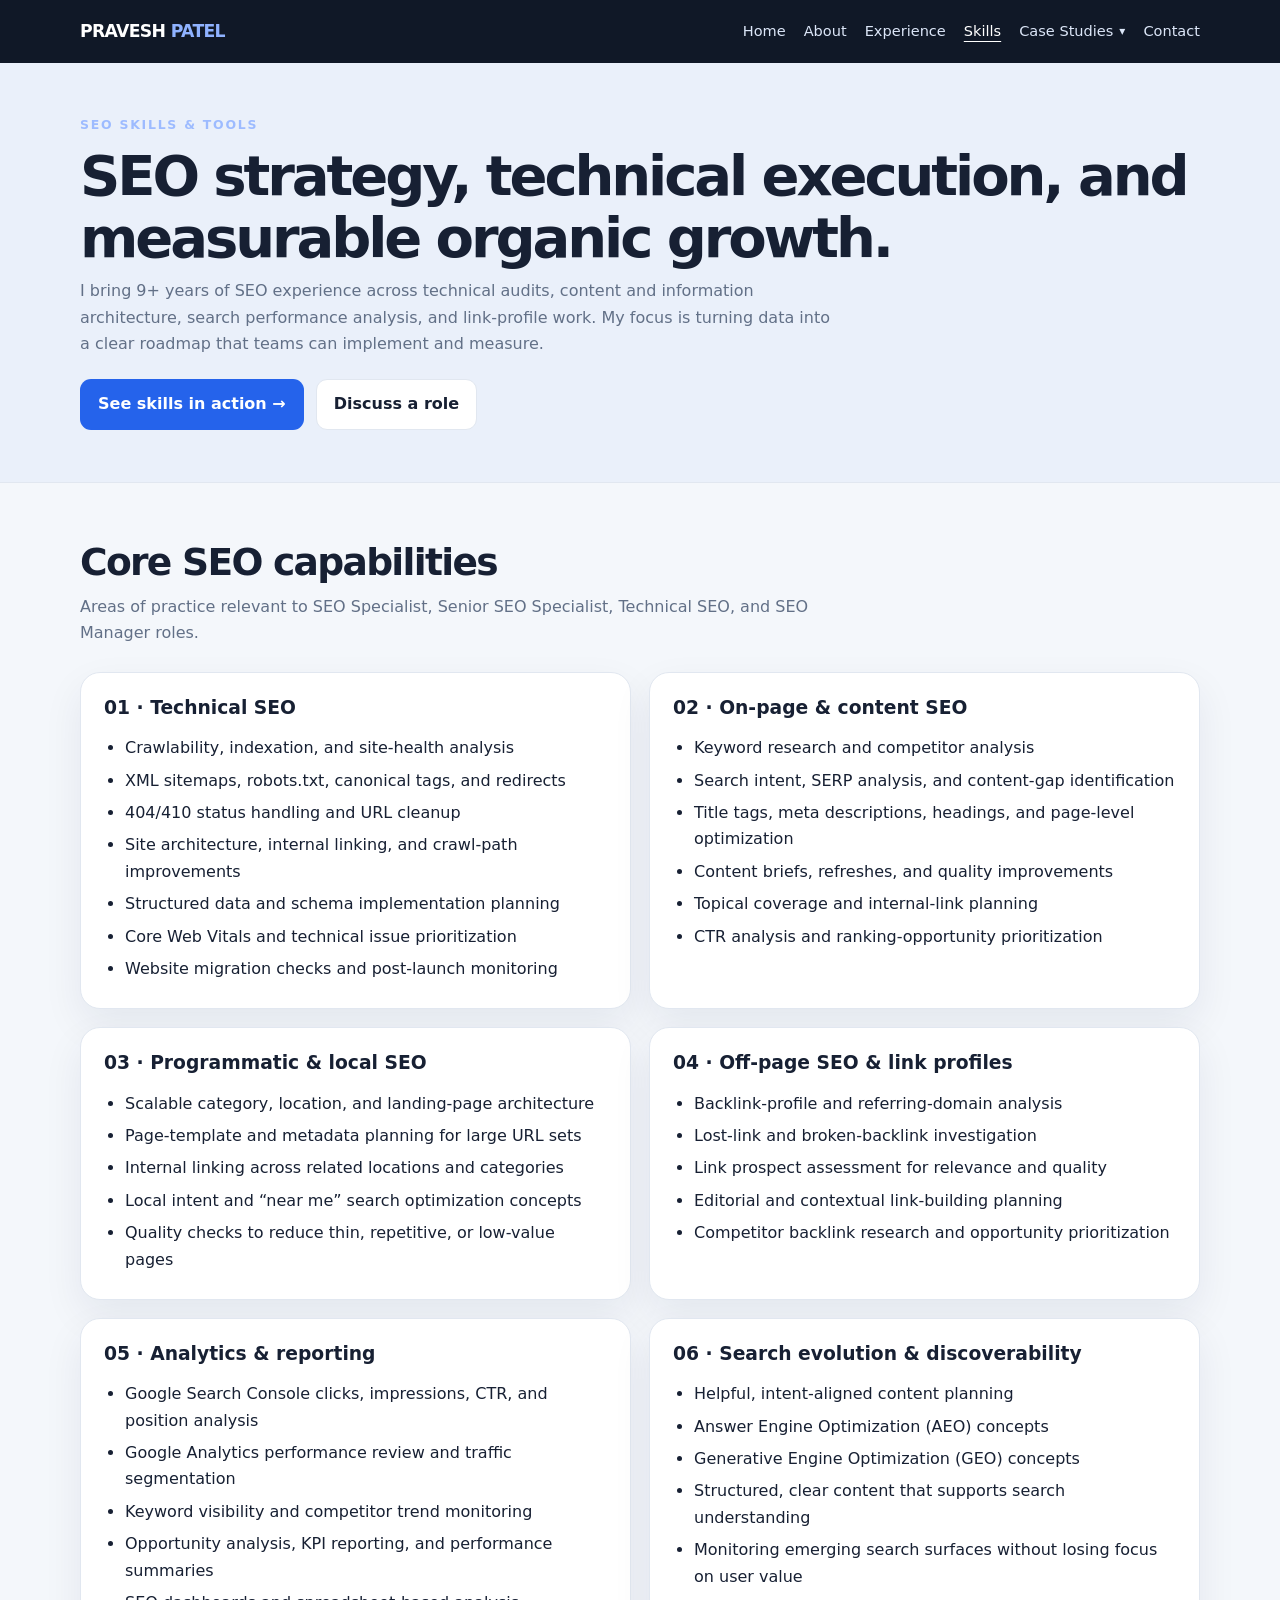
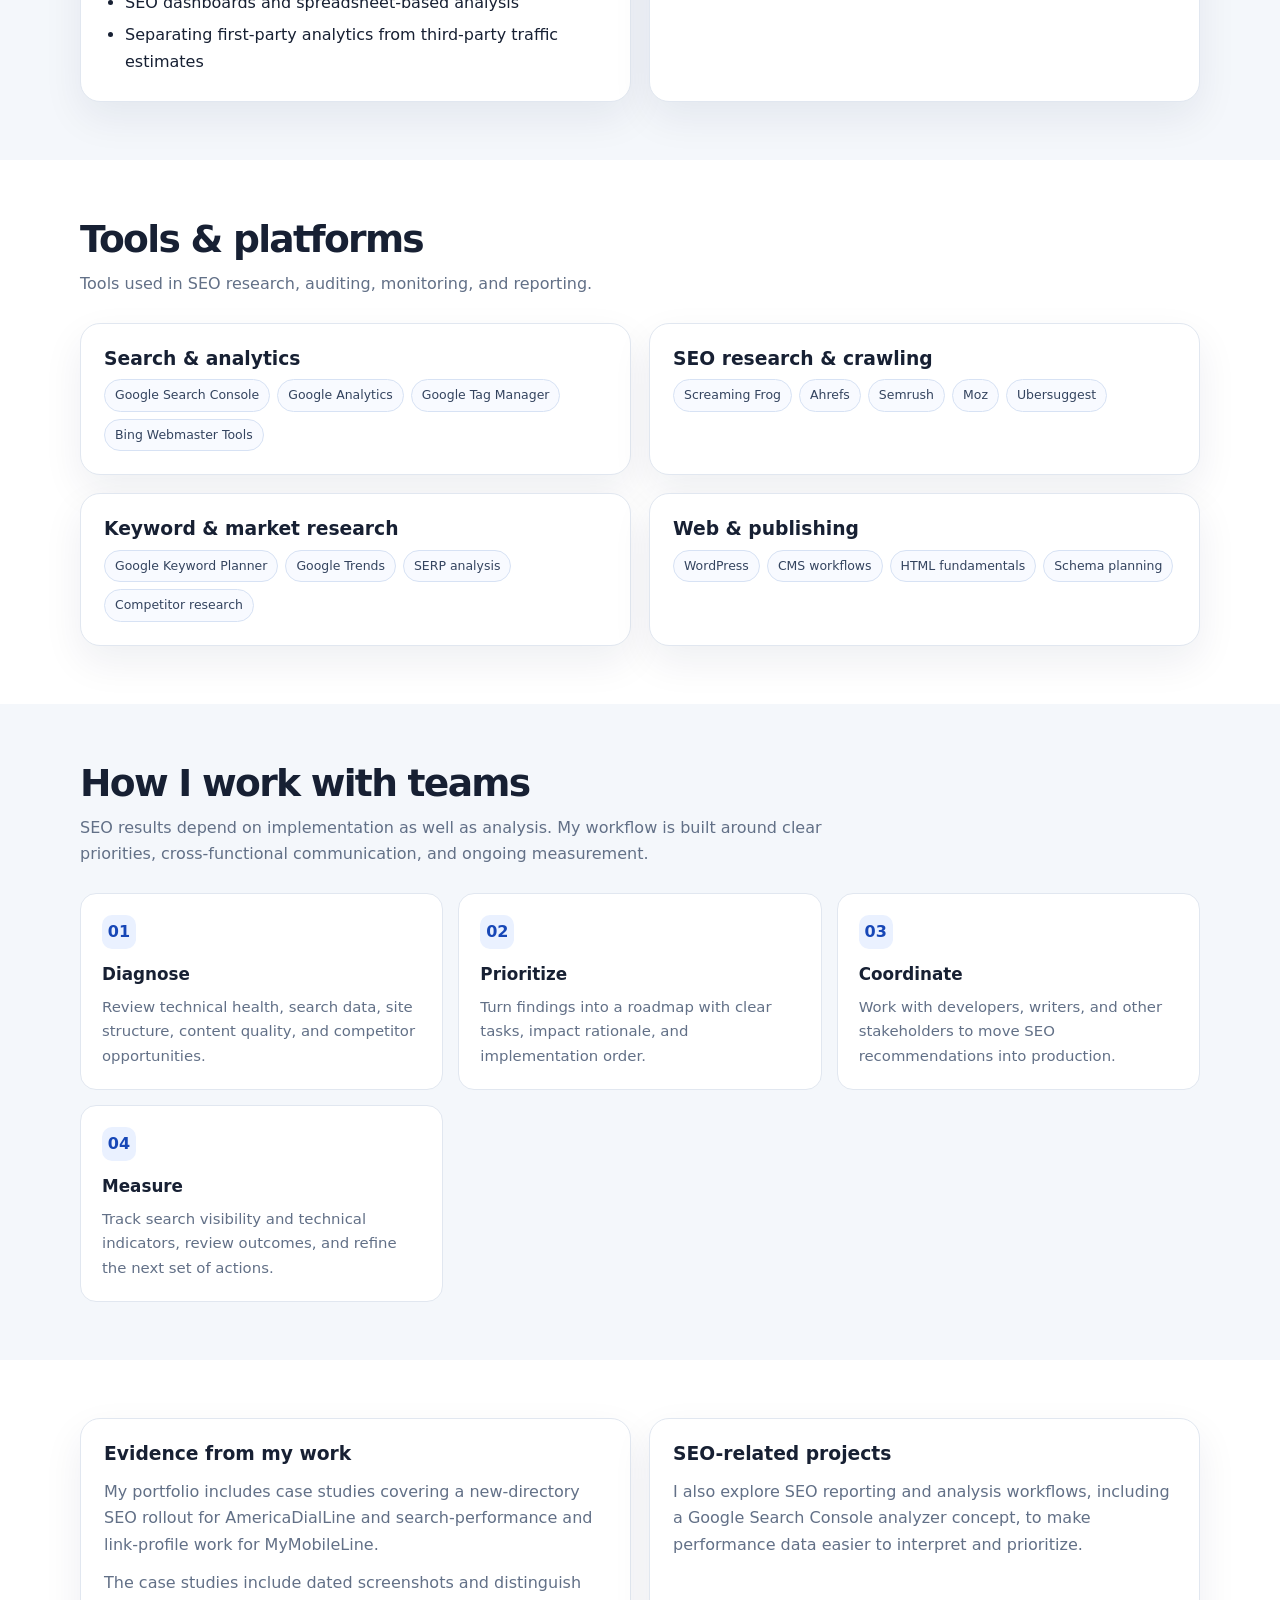
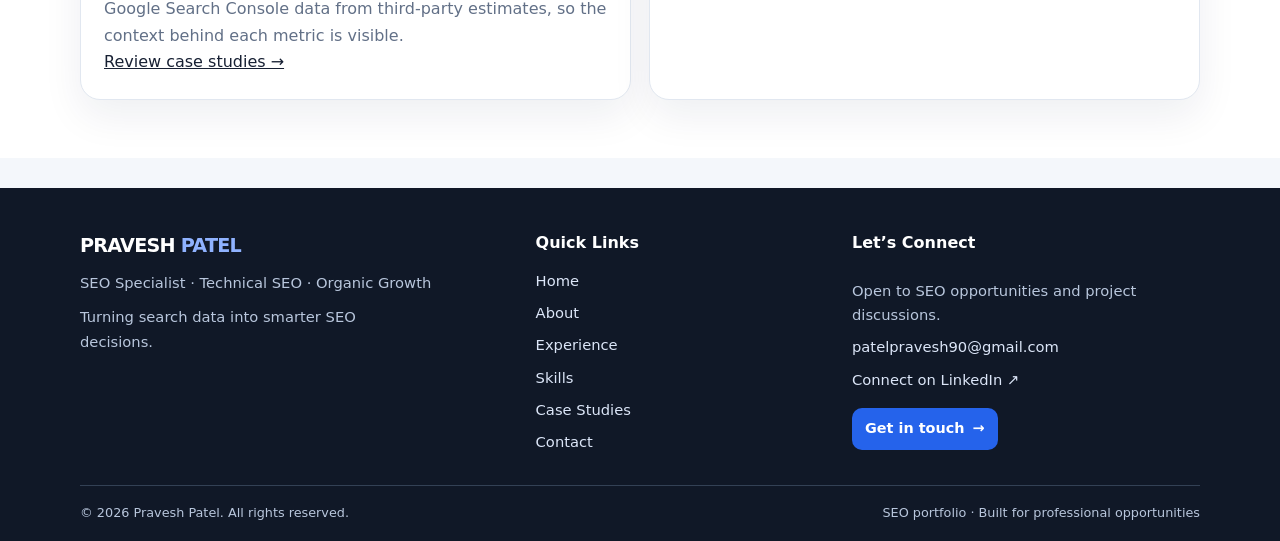
<file: skills.html>
<!doctype html>
<html lang="en">
<head>
  <meta charset="utf-8">
  <meta name="viewport" content="width=device-width, initial-scale=1">
  <meta name="description" content="Pravesh Patel's SEO skills: technical SEO, on-page SEO, content strategy, programmatic SEO, backlink analysis, analytics, reporting, and SEO tools.">
  <meta name="theme-color" content="#101827">
  <title>SEO Skills & Tools | Pravesh Patel</title>
  <link rel="stylesheet" href="styles.css">
</head>
<body>
<header><div class="wrap nav">
  <a class="brand" href="index.html">PRAVESH <span>PATEL</span></a>
  <button class="menu-toggle" type="button" aria-label="Open navigation menu" aria-expanded="false" aria-controls="primary-navigation">
    <span class="hamburger" aria-hidden="true"><span></span><span></span><span></span></span>
    <span class="menu-label">Menu</span>
  </button>
  <nav class="navlinks" id="primary-navigation" aria-label="Main navigation">
    <a href="index.html">Home</a><a href="about.html">About</a><a href="view-full-experience.html">Experience</a><a href="skills.html">Skills</a>
    <div class="dropdown">
      <a class="dropdown-toggle" href="case-studies.html" aria-haspopup="true" aria-expanded="false">Case Studies</a>
      <div class="dropdown-menu" aria-label="Case study pages">
        <a href="case-studies.html">All Case Studies</a>
        <a href="case-study-americadialline.html">AmericaDialLine.com</a>
        <a href="case-study-mymobileline.html">MyMobileLine.com - GSC Performance</a>
        <a href="case-study-link-recovery.html">MyMobileLine.com - Link Recovery</a>
      </div>
    </div><a href="contact.html">Contact</a>
  </nav>
</div></header>

<main>
  <section class="page-hero">
    <div class="wrap">
      <div class="eyebrow">SEO Skills & Tools</div>
      <h1>SEO strategy, technical execution, and measurable organic growth.</h1>
      <p>I bring 9+ years of SEO experience across technical audits, content and information architecture, search performance analysis, and link-profile work. My focus is turning data into a clear roadmap that teams can implement and measure.</p>
      <div class="hero-actions" style="margin-top:22px">
        <a class="btn btn-blue" href="case-studies.html">See skills in action →</a>
        <a class="btn" style="background:#fff;border-color:var(--line)" href="contact.html">Discuss a role</a>
      </div>
    </div>
  </section>

  <section class="section">
    <div class="wrap">
      <div class="section-head">
        <h2>Core SEO capabilities</h2>
        <p>Areas of practice relevant to SEO Specialist, Senior SEO Specialist, Technical SEO, and SEO Manager roles.</p>
      </div>
      <div class="grid grid-2">
        <article class="panel">
          <h3>01 · Technical SEO</h3>
          <ul>
            <li>Crawlability, indexation, and site-health analysis</li>
            <li>XML sitemaps, robots.txt, canonical tags, and redirects</li>
            <li>404/410 status handling and URL cleanup</li>
            <li>Site architecture, internal linking, and crawl-path improvements</li>
            <li>Structured data and schema implementation planning</li>
            <li>Core Web Vitals and technical issue prioritization</li>
            <li>Website migration checks and post-launch monitoring</li>
          </ul>
        </article>
        <article class="panel">
          <h3>02 · On-page & content SEO</h3>
          <ul>
            <li>Keyword research and competitor analysis</li>
            <li>Search intent, SERP analysis, and content-gap identification</li>
            <li>Title tags, meta descriptions, headings, and page-level optimization</li>
            <li>Content briefs, refreshes, and quality improvements</li>
            <li>Topical coverage and internal-link planning</li>
            <li>CTR analysis and ranking-opportunity prioritization</li>
          </ul>
        </article>
        <article class="panel">
          <h3>03 · Programmatic & local SEO</h3>
          <ul>
            <li>Scalable category, location, and landing-page architecture</li>
            <li>Page-template and metadata planning for large URL sets</li>
            <li>Internal linking across related locations and categories</li>
            <li>Local intent and “near me” search optimization concepts</li>
            <li>Quality checks to reduce thin, repetitive, or low-value pages</li>
          </ul>
        </article>
        <article class="panel">
          <h3>04 · Off-page SEO & link profiles</h3>
          <ul>
            <li>Backlink-profile and referring-domain analysis</li>
            <li>Lost-link and broken-backlink investigation</li>
            <li>Link prospect assessment for relevance and quality</li>
            <li>Editorial and contextual link-building planning</li>
            <li>Competitor backlink research and opportunity prioritization</li>
          </ul>
        </article>
        <article class="panel">
          <h3>05 · Analytics & reporting</h3>
          <ul>
            <li>Google Search Console clicks, impressions, CTR, and position analysis</li>
            <li>Google Analytics performance review and traffic segmentation</li>
            <li>Keyword visibility and competitor trend monitoring</li>
            <li>Opportunity analysis, KPI reporting, and performance summaries</li>
            <li>SEO dashboards and spreadsheet-based analysis</li>
            <li>Separating first-party analytics from third-party traffic estimates</li>
          </ul>
        </article>
        <article class="panel">
          <h3>06 · Search evolution & discoverability</h3>
          <ul>
            <li>Helpful, intent-aligned content planning</li>
            <li>Answer Engine Optimization (AEO) concepts</li>
            <li>Generative Engine Optimization (GEO) concepts</li>
            <li>Structured, clear content that supports search understanding</li>
            <li>Monitoring emerging search surfaces without losing focus on user value</li>
          </ul>
        </article>
      </div>
    </div>
  </section>

  <section class="section" style="background:#fff">
    <div class="wrap">
      <div class="section-head">
        <h2>Tools & platforms</h2>
        <p>Tools used in SEO research, auditing, monitoring, and reporting.</p>
      </div>
      <div class="grid grid-2">
        <div class="skill-card">
          <h3>Search & analytics</h3>
          <div class="tagrow">
            <span class="tag">Google Search Console</span>
            <span class="tag">Google Analytics</span>
            <span class="tag">Google Tag Manager</span>
            <span class="tag">Bing Webmaster Tools</span>
          </div>
        </div>
        <div class="skill-card">
          <h3>SEO research & crawling</h3>
          <div class="tagrow">
            <span class="tag">Screaming Frog</span>
            <span class="tag">Ahrefs</span>
            <span class="tag">Semrush</span>
            <span class="tag">Moz</span>
            <span class="tag">Ubersuggest</span>
          </div>
        </div>
        <div class="skill-card">
          <h3>Keyword & market research</h3>
          <div class="tagrow">
            <span class="tag">Google Keyword Planner</span>
            <span class="tag">Google Trends</span>
            <span class="tag">SERP analysis</span>
            <span class="tag">Competitor research</span>
          </div>
        </div>
        <div class="skill-card">
          <h3>Web & publishing</h3>
          <div class="tagrow">
            <span class="tag">WordPress</span>
            <span class="tag">CMS workflows</span>
            <span class="tag">HTML fundamentals</span>
            <span class="tag">Schema planning</span>
          </div>
        </div>
      </div>

    </div>
  </section>

  <section class="section">
    <div class="wrap">
      <div class="section-head">
        <h2>How I work with teams</h2>
        <p>SEO results depend on implementation as well as analysis. My workflow is built around clear priorities, cross-functional communication, and ongoing measurement.</p>
      </div>
      <div class="steps">
        <div class="step">
          <div class="stepnum">01</div>
          <h3>Diagnose</h3>
          <p>Review technical health, search data, site structure, content quality, and competitor opportunities.</p>
        </div>
        <div class="step">
          <div class="stepnum">02</div>
          <h3>Prioritize</h3>
          <p>Turn findings into a roadmap with clear tasks, impact rationale, and implementation order.</p>
        </div>
        <div class="step">
          <div class="stepnum">03</div>
          <h3>Coordinate</h3>
          <p>Work with developers, writers, and other stakeholders to move SEO recommendations into production.</p>
        </div>
        <div class="step">
          <div class="stepnum">04</div>
          <h3>Measure</h3>
          <p>Track search visibility and technical indicators, review outcomes, and refine the next set of actions.</p>
        </div>
      </div>
    </div>
  </section>

  <section class="section" style="background:#fff">
    <div class="wrap grid grid-2">
      <div class="panel">
        <h3>Evidence from my work</h3>
        <p>My portfolio includes case studies covering a new-directory SEO rollout for AmericaDialLine and search-performance and link-profile work for MyMobileLine.</p>
        <p style="margin-top:12px">The case studies include dated screenshots and distinguish Google Search Console data from third-party estimates, so the context behind each metric is visible.</p>
        <a class="card-link" href="case-studies.html">Review case studies →</a>
      </div>
      <div class="panel">
        <h3>SEO-related projects</h3>
        <p>I also explore SEO reporting and analysis workflows, including a Google Search Console analyzer concept, to make performance data easier to interpret and prioritize.</p>
      </div>
    </div>
  </section>
</main>

<footer class="site-footer">
  <div class="wrap footer-grid">
    <div class="footer-brand">
      <a class="footer-logo" href="index.html">PRAVESH <span>PATEL</span></a>
      <p>SEO Specialist · Technical SEO · Organic Growth</p>
      <p class="footer-tagline">Turning search data into smarter SEO decisions.</p>
    </div>
    <nav class="footer-links" aria-label="Footer navigation">
      <h2>Quick Links</h2>
      <a href="index.html">Home</a>
      <a href="about.html">About</a>
      <a href="view-full-experience.html">Experience</a>
      <a href="skills.html">Skills</a>
      <a href="case-studies.html">Case Studies</a>
      <a href="contact.html">Contact</a>
    </nav>
    <div class="footer-connect">
      <h2>Let’s Connect</h2>
      <p>Open to SEO opportunities and project discussions.</p>
      <a href="mailto:patelpravesh90@gmail.com">patelpravesh90@gmail.com</a>
      <a href="https://www.linkedin.com/in/praveshpatels/" target="_blank" rel="noopener noreferrer">Connect on LinkedIn ↗</a>
      <a class="footer-cta" href="contact.html">Get in touch <span aria-hidden="true">→</span></a>
    </div>
  </div>
  <div class="wrap footer-bottom">
    <span>© 2026 Pravesh Patel. All rights reserved.</span>
    <span>SEO portfolio · Built for professional opportunities</span>
  </div>
</footer>
<button class="back-to-top" type="button" aria-label="Back to top" title="Back to top">↑</button>


<script>
(() => {
  const current = location.pathname.split('/').pop() || 'index.html';
  document.querySelectorAll('.navlinks a').forEach(a => {
    if (a.getAttribute('href') === current) a.setAttribute('aria-current', 'page');
  });
  const menuButton = document.querySelector('.menu-toggle');
  const menu = document.querySelector('#primary-navigation');
  const dropdown = document.querySelector('.dropdown');
  const dropdownToggle = document.querySelector('.dropdown-toggle');
  if (menuButton && menu) {
    menuButton.addEventListener('click', () => {
      const isOpen = menuButton.getAttribute('aria-expanded') === 'true';
      menuButton.setAttribute('aria-expanded', String(!isOpen));
      menuButton.setAttribute('aria-label', isOpen ? 'Open navigation menu' : 'Close navigation menu');
      menuButton.querySelector('.menu-label').textContent = isOpen ? 'Menu' : 'Close';
      menu.classList.toggle('mobile-open', !isOpen);
    });
    menu.querySelectorAll('a').forEach(link => link.addEventListener('click', () => {
      if (window.matchMedia('(max-width:850px)').matches && !link.classList.contains('dropdown-toggle')) {
        menu.classList.remove('mobile-open');
        menuButton.setAttribute('aria-expanded', 'false');
        menuButton.setAttribute('aria-label', 'Open navigation menu');
        menuButton.querySelector('.menu-label').textContent = 'Menu';
      }
    }));
  }
  if (dropdownToggle && dropdown) {
    dropdownToggle.addEventListener('click', event => {
      if (window.matchMedia('(max-width:850px)').matches) {
        event.preventDefault();
        const isOpen = dropdown.classList.toggle('open');
        dropdownToggle.setAttribute('aria-expanded', String(isOpen));
      }
    });
  }
  const topButton = document.querySelector('.back-to-top');
  if (topButton) {
    const updateTopButton = () => topButton.classList.toggle('visible', window.scrollY > 320);
    window.addEventListener('scroll', updateTopButton, { passive: true });
    updateTopButton();
    topButton.addEventListener('click', () => window.scrollTo({
      top: 0,
      behavior: window.matchMedia('(prefers-reduced-motion: reduce)').matches ? 'auto' : 'smooth'
    }));
  }
})();
</script>
</body>
</html>
</file>
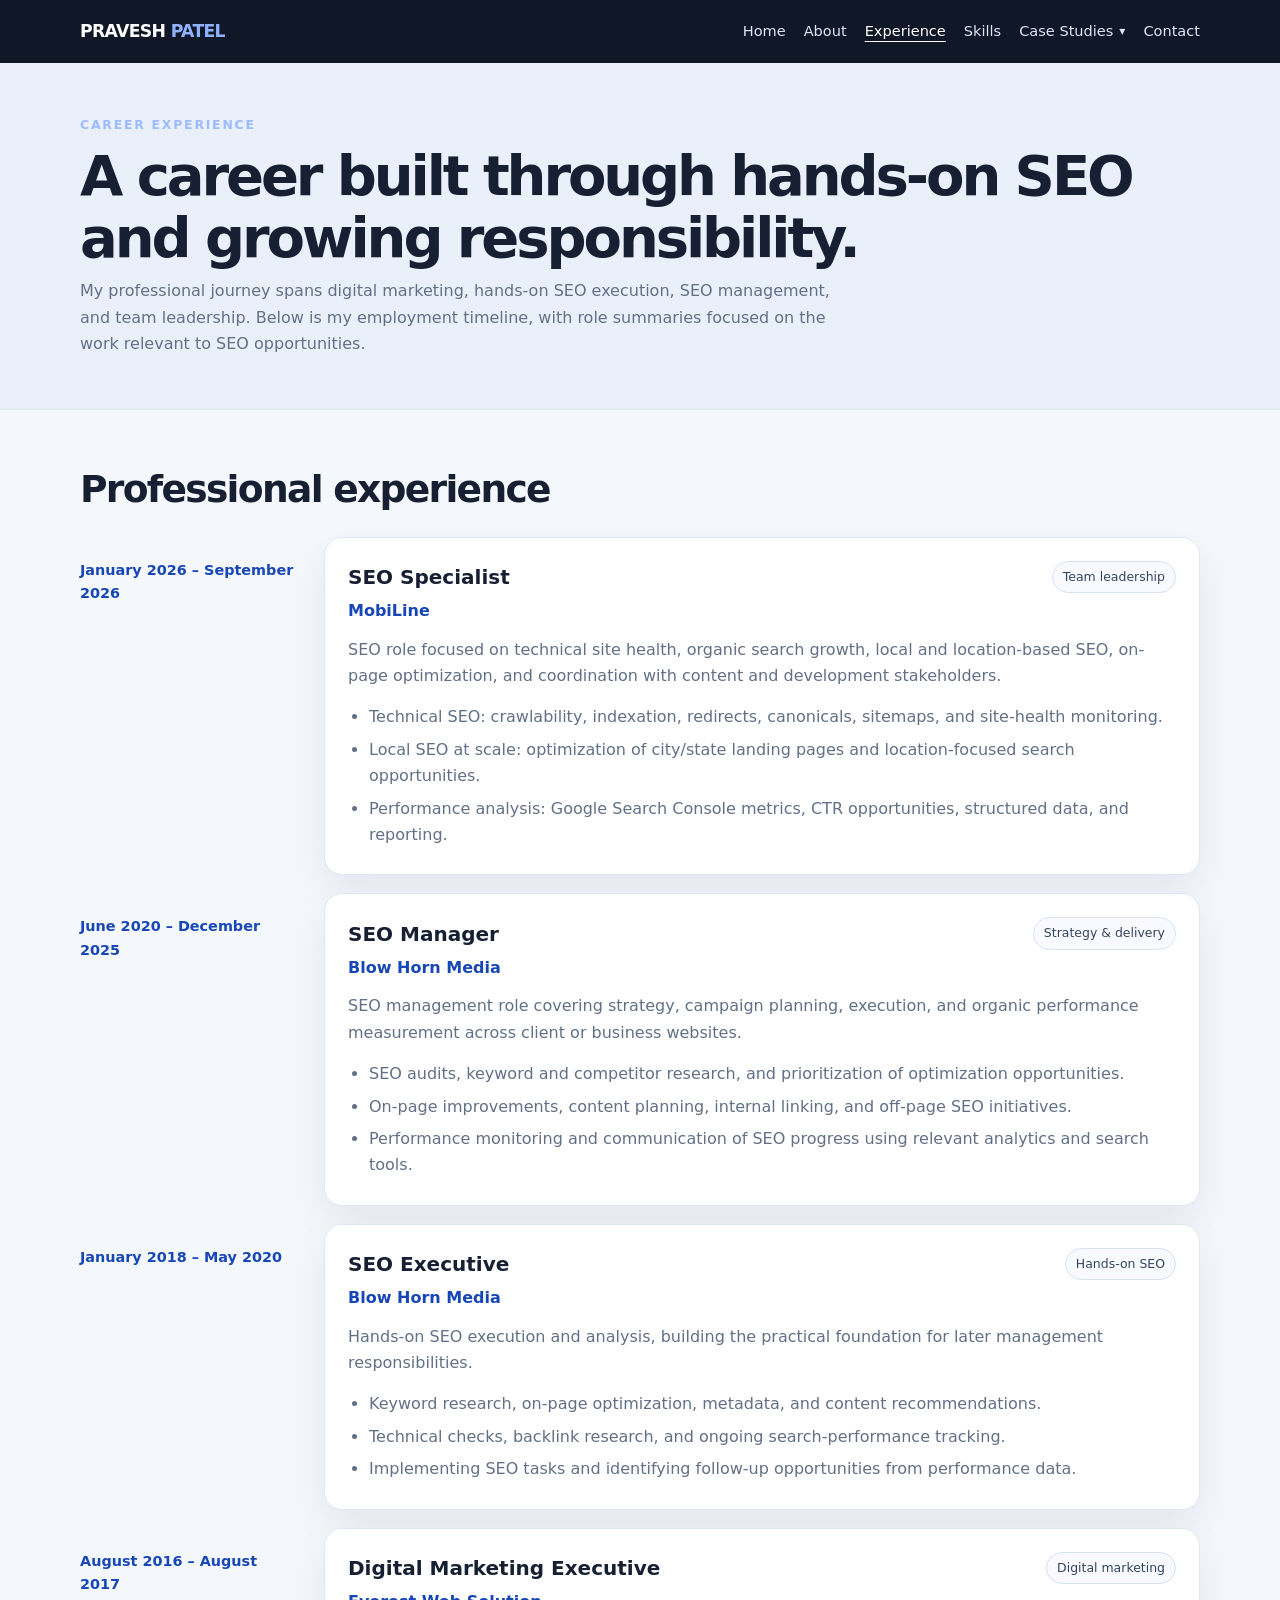
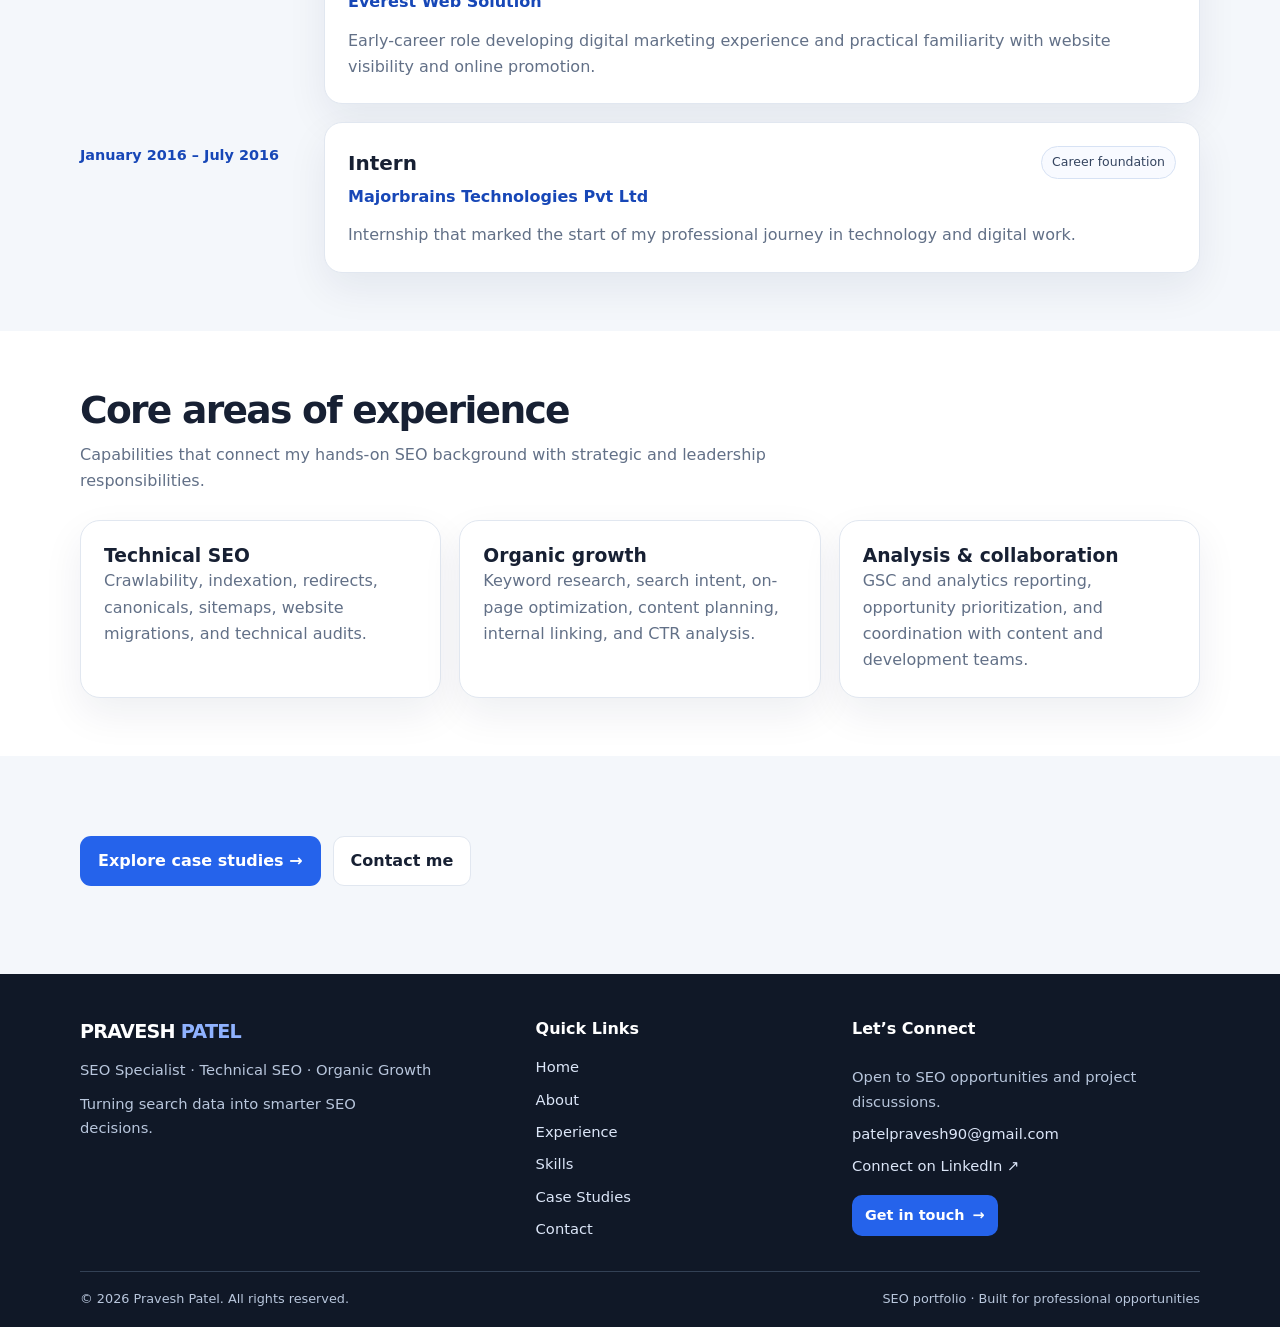
<file: view-full-experience.html>
<!doctype html>
<html lang="en">
<head>
  <meta charset="utf-8">
  <meta name="viewport" content="width=device-width, initial-scale=1">
  <meta name="description" content="View the professional experience and career progression of Pravesh Patel, an SEO professional with 9+ years of experience.">
  <meta name="theme-color" content="#101827">
  <title>Full Experience | Pravesh Patel</title>
  <link rel="stylesheet" href="styles.css">
</head>
<body>
<header><div class="wrap nav">
  <a class="brand" href="index.html">PRAVESH <span>PATEL</span></a>
  <button class="menu-toggle" type="button" aria-label="Open navigation menu" aria-expanded="false" aria-controls="primary-navigation">
    <span class="hamburger" aria-hidden="true"><span></span><span></span><span></span></span>
    <span class="menu-label">Menu</span>
  </button>
  <nav class="navlinks" id="primary-navigation" aria-label="Main navigation">
    <a href="index.html">Home</a><a href="about.html">About</a><a href="view-full-experience.html">Experience</a><a href="skills.html">Skills</a>
    <div class="dropdown">
      <a class="dropdown-toggle" href="case-studies.html" aria-haspopup="true" aria-expanded="false">Case Studies</a>
      <div class="dropdown-menu" aria-label="Case study pages">
        <a href="case-studies.html">All Case Studies</a>
        <a href="case-study-americadialline.html">AmericaDialLine.com</a>
        <a href="case-study-mymobileline.html">MyMobileLine.com - GSC Performance</a>
        <a href="case-study-link-recovery.html">MyMobileLine.com - Link Recovery</a>
      </div>
    </div><a href="contact.html">Contact</a>
  </nav>
</div></header>

<main>
  <section class="page-hero"><div class="wrap"><div class="eyebrow">Career Experience</div><h1>A career built through hands-on SEO and growing responsibility.</h1><p>My professional journey spans digital marketing, hands-on SEO execution, SEO management, and team leadership. Below is my employment timeline, with role summaries focused on the work relevant to SEO opportunities.</p></div></section>
  <section class="section"><div class="wrap"><div class="section-head"><h2>Professional experience</h2></div>
    <div class="experience-timeline">
      <article class="experience-entry"><div class="experience-date">January 2026 – September 2026</div><div class="experience-content"><div class="experience-topline"><h3>SEO Specialist</h3><span class="tag">Team leadership</span></div><p class="experience-company">MobiLine</p><p>SEO role focused on technical site health, organic search growth, local and location-based SEO, on-page optimization, and coordination with content and development stakeholders.</p><ul><li>Technical SEO: crawlability, indexation, redirects, canonicals, sitemaps, and site-health monitoring.</li><li>Local SEO at scale: optimization of city/state landing pages and location-focused search opportunities.</li><li>Performance analysis: Google Search Console metrics, CTR opportunities, structured data, and reporting.</li></ul></div></article>
      <article class="experience-entry"><div class="experience-date">June 2020 – December 2025</div><div class="experience-content"><div class="experience-topline"><h3>SEO Manager</h3><span class="tag">Strategy & delivery</span></div><p class="experience-company">Blow Horn Media</p><p>SEO management role covering strategy, campaign planning, execution, and organic performance measurement across client or business websites.</p><ul><li>SEO audits, keyword and competitor research, and prioritization of optimization opportunities.</li><li>On-page improvements, content planning, internal linking, and off-page SEO initiatives.</li><li>Performance monitoring and communication of SEO progress using relevant analytics and search tools.</li></ul></div></article>
      <article class="experience-entry"><div class="experience-date">January 2018 – May 2020</div><div class="experience-content"><div class="experience-topline"><h3>SEO Executive</h3><span class="tag">Hands-on SEO</span></div><p class="experience-company">Blow Horn Media</p><p>Hands-on SEO execution and analysis, building the practical foundation for later management responsibilities.</p><ul><li>Keyword research, on-page optimization, metadata, and content recommendations.</li><li>Technical checks, backlink research, and ongoing search-performance tracking.</li><li>Implementing SEO tasks and identifying follow-up opportunities from performance data.</li></ul></div></article>
      <article class="experience-entry"><div class="experience-date">August 2016 – August 2017</div><div class="experience-content"><div class="experience-topline"><h3>Digital Marketing Executive</h3><span class="tag">Digital marketing</span></div><p class="experience-company">Everest Web Solution</p><p>Early-career role developing digital marketing experience and practical familiarity with website visibility and online promotion.</p></div></article>
      <article class="experience-entry"><div class="experience-date">January 2016 – July 2016</div><div class="experience-content"><div class="experience-topline"><h3>Intern</h3><span class="tag">Career foundation</span></div><p class="experience-company">Majorbrains Technologies Pvt Ltd</p><p>Internship that marked the start of my professional journey in technology and digital work.</p></div></article>
    </div>
  </div></section>
  <section class="section" style="background:#fff"><div class="wrap"><div class="section-head"><h2>Core areas of experience</h2><p>Capabilities that connect my hands-on SEO background with strategic and leadership responsibilities.</p></div><div class="grid grid-3"><div class="skill-card"><h3>Technical SEO</h3><p class="muted">Crawlability, indexation, redirects, canonicals, sitemaps, website migrations, and technical audits.</p></div><div class="skill-card"><h3>Organic growth</h3><p class="muted">Keyword research, search intent, on-page optimization, content planning, internal linking, and CTR analysis.</p></div><div class="skill-card"><h3>Analysis & collaboration</h3><p class="muted">GSC and analytics reporting, opportunity prioritization, and coordination with content and development teams.</p></div></div></div></section>
  <section class="section"><div class="wrap">
  
  <div class="hero-actions" style="margin-top:22px">
  <a class="btn btn-blue" href="case-studies.html">Explore case studies →</a>
  <a class="btn" style="background:#fff;border-color:var(--line)" href="contact.html">Contact me</a>
  </div>
  </div>
  </section>
</main>
<footer class="site-footer">
  <div class="wrap footer-grid">
    <div class="footer-brand">
      <a class="footer-logo" href="index.html">PRAVESH <span>PATEL</span></a>
      <p>SEO Specialist · Technical SEO · Organic Growth</p>
      <p class="footer-tagline">Turning search data into smarter SEO decisions.</p>
    </div>
    <nav class="footer-links" aria-label="Footer navigation">
      <h2>Quick Links</h2>
      <a href="index.html">Home</a>
      <a href="about.html">About</a>
      <a href="view-full-experience.html">Experience</a>
      <a href="skills.html">Skills</a>
      <a href="case-studies.html">Case Studies</a>
      <a href="contact.html">Contact</a>
    </nav>
    <div class="footer-connect">
      <h2>Let’s Connect</h2>
      <p>Open to SEO opportunities and project discussions.</p>
      <a href="mailto:patelpravesh90@gmail.com">patelpravesh90@gmail.com</a>
      <a href="https://www.linkedin.com/in/praveshpatels/" target="_blank" rel="noopener noreferrer">Connect on LinkedIn ↗</a>
      <a class="footer-cta" href="contact.html">Get in touch <span aria-hidden="true">→</span></a>
    </div>
  </div>
  <div class="wrap footer-bottom">
    <span>© 2026 Pravesh Patel. All rights reserved.</span>
    <span>SEO portfolio · Built for professional opportunities</span>
  </div>
</footer>
<button class="back-to-top" type="button" aria-label="Back to top" title="Back to top">↑</button>


<script>
(() => {
  const current = location.pathname.split('/').pop() || 'index.html';
  document.querySelectorAll('.navlinks a').forEach(a => {
    if (a.getAttribute('href') === current) a.setAttribute('aria-current', 'page');
  });
  const menuButton = document.querySelector('.menu-toggle');
  const menu = document.querySelector('#primary-navigation');
  const dropdown = document.querySelector('.dropdown');
  const dropdownToggle = document.querySelector('.dropdown-toggle');
  if (menuButton && menu) {
    menuButton.addEventListener('click', () => {
      const isOpen = menuButton.getAttribute('aria-expanded') === 'true';
      menuButton.setAttribute('aria-expanded', String(!isOpen));
      menuButton.setAttribute('aria-label', isOpen ? 'Open navigation menu' : 'Close navigation menu');
      menuButton.querySelector('.menu-label').textContent = isOpen ? 'Menu' : 'Close';
      menu.classList.toggle('mobile-open', !isOpen);
    });
    menu.querySelectorAll('a').forEach(link => link.addEventListener('click', () => {
      if (window.matchMedia('(max-width:850px)').matches && !link.classList.contains('dropdown-toggle')) {
        menu.classList.remove('mobile-open');
        menuButton.setAttribute('aria-expanded', 'false');
        menuButton.setAttribute('aria-label', 'Open navigation menu');
        menuButton.querySelector('.menu-label').textContent = 'Menu';
      }
    }));
  }
  if (dropdownToggle && dropdown) {
    dropdownToggle.addEventListener('click', event => {
      if (window.matchMedia('(max-width:850px)').matches) {
        event.preventDefault();
        const isOpen = dropdown.classList.toggle('open');
        dropdownToggle.setAttribute('aria-expanded', String(isOpen));
      }
    });
  }
  const topButton = document.querySelector('.back-to-top');
  if (topButton) {
    const updateTopButton = () => topButton.classList.toggle('visible', window.scrollY > 320);
    window.addEventListener('scroll', updateTopButton, { passive: true });
    updateTopButton();
    topButton.addEventListener('click', () => window.scrollTo({
      top: 0,
      behavior: window.matchMedia('(prefers-reduced-motion: reduce)').matches ? 'auto' : 'smooth'
    }));
  }
})();
</script>
</body>
</html>
</file>
<file: styles.css>
:root{--bg:#f4f7fb;--surface:#fff;--ink:#172033;--muted:#627087;--line:#e1e7f0;--blue:#2563eb;--blue2:#1747b7;--navy:#101827;--soft:#eaf1ff;--radius:20px;--shadow:0 16px 40px rgba(19,35,66,.07)}
*{box-sizing:border-box}html{scroll-behavior:smooth}body{margin:0;background:var(--bg);color:var(--ink);font:16px/1.65 Inter,ui-sans-serif,system-ui,-apple-system,BlinkMacSystemFont,"Segoe UI",sans-serif}a{color:inherit}img{max-width:100%}.wrap{width:min(1120px,calc(100% - 40px));margin:auto}
header{background:var(--navy);color:#fff}.nav{display:flex;align-items:center;justify-content:space-between;gap:20px;padding:17px 0}.brand{font-weight:850;letter-spacing:-.04em;text-decoration:none;font-size:1.08rem}.brand span{color:#8fb2ff}.navlinks{display:flex;flex-wrap:wrap;gap:18px}.navlinks a{color:#dce6f8;text-decoration:none;font-size:.91rem}.navlinks a:hover,.navlinks a[aria-current=page]{color:#fff;text-decoration:underline;text-underline-offset:5px}
.hero{background:linear-gradient(130deg,#101827,#172c53 65%,#1e4d9e);color:#fff;padding:76px 0 82px}.eyebrow{color:#9dbbff;text-transform:uppercase;font-weight:800;letter-spacing:.14em;font-size:.78rem}.hero h1{font-size:clamp(2.4rem,5.7vw,4.8rem);line-height:1.04;letter-spacing:-.06em;margin:15px 0 20px;max-width:900px}.hero p{color:#dce6f8;font-size:1.12rem;max-width:760px;margin:0}.hero-actions{display:flex;flex-wrap:wrap;gap:12px;margin-top:28px}.btn{display:inline-flex;align-items:center;justify-content:center;padding:11px 17px;border-radius:11px;font-weight:750;text-decoration:none;border:1px solid transparent}.btn-primary{background:#fff;color:#172033}.btn-secondary{border-color:#7186a9;color:#fff}.btn-blue{background:var(--blue);color:#fff}.section{padding:58px 0}.section-head{margin-bottom:25px}.section-head h2{font-size:clamp(1.7rem,3vw,2.35rem);line-height:1.15;letter-spacing:-.045em;margin:0 0 10px}.section-head p,.muted{color:var(--muted);margin:0;max-width:780px}.grid{display:grid;gap:18px}.grid-2{grid-template-columns:repeat(2,minmax(0,1fr))}.grid-3{grid-template-columns:repeat(3,minmax(0,1fr))}.metrics{display:grid;grid-template-columns:repeat(4,minmax(0,1fr));gap:14px;margin-top:-35px;position:relative}.metric,.card,.panel,.evidence,.skill-card{background:var(--surface);border:1px solid var(--line);border-radius:var(--radius);padding:23px;box-shadow:var(--shadow)}.metric-label{color:var(--muted);font-size:.9rem}.metric-value{font-size:clamp(1.8rem,3vw,2.5rem);font-weight:850;letter-spacing:-.05em;line-height:1.2;margin-top:6px}.metric-note,.small{font-size:.82rem;color:var(--muted)}.card{display:flex;flex-direction:column;gap:10px;box-shadow:none}.card h3,.panel h3,.skill-card h3{margin:0;font-size:1.17rem;line-height:1.3}.card p,.panel p{margin:0;color:var(--muted)}.card .card-link{margin-top:auto;padding-top:8px;color:var(--blue2);font-weight:750;text-decoration:none}.tagrow{display:flex;flex-wrap:wrap;gap:7px;margin-top:8px}.tag{display:inline-block;border:1px solid #d7e2f4;background:#f8faff;border-radius:999px;padding:5px 10px;font-size:.78rem;color:#34445f}.panel h3{margin-bottom:12px}.panel ul{margin:8px 0 0;padding-left:21px}.panel li{padding:3px 0}.callout{border:1px solid #d4e1ff;background:var(--soft);padding:19px 22px;border-radius:16px}.callout strong{color:#163f9e}.evidence{padding:13px}.evidence img{display:block;width:100%;border:1px solid var(--line);border-radius:12px}.caption{padding:10px 4px 2px;color:var(--muted);font-size:.83rem}.steps{display:grid;grid-template-columns:repeat(3,minmax(0,1fr));gap:15px}.step{background:#fff;border:1px solid var(--line);border-radius:16px;padding:21px}.stepnum{display:grid;place-items:center;width:34px;height:34px;border-radius:10px;background:var(--soft);color:var(--blue2);font-weight:850;margin-bottom:12px}.step h3{font-size:1.05rem;margin:0 0 6px}.step p{color:var(--muted);margin:0;font-size:.93rem}.page-hero{padding:52px 0;background:#eaf0fa;border-bottom:1px solid var(--line)}.page-hero h1{font-size:clamp(2.1rem,4.5vw,3.5rem);letter-spacing:-.055em;line-height:1.1;margin:10px 0}.page-hero p{max-width:760px;color:var(--muted);margin:0}.tablewrap{overflow:auto;border:1px solid var(--line);border-radius:15px;background:white}table{border-collapse:collapse;width:100%;min-width:520px}th,td{text-align:left;padding:13px 15px;border-bottom:1px solid var(--line)}th{background:#f5f8fd;font-size:.9rem}tr:last-child td{border-bottom:0}.contactbox{display:grid;grid-template-columns:1.2fr .8fr;gap:20px}.contact-note{color:var(--muted);font-size:.92rem}.footer{background:var(--navy);color:#dce6f8;padding:27px 0;font-size:.9rem}.footer-inner{display:flex;justify-content:space-between;flex-wrap:wrap;gap:12px}.footer a{color:#fff}.notice{border-left:3px solid var(--blue);padding:3px 0 3px 14px;color:var(--muted);font-size:.9rem}
@media(max-width:850px){.metrics{grid-template-columns:repeat(2,minmax(0,1fr))}.grid-3,.steps{grid-template-columns:1fr 1fr}.contactbox{grid-template-columns:1fr}.hero{padding:58px 0 68px}}
@media(max-width:600px){.wrap{width:calc(100% - 28px)}.nav{align-items:flex-start;flex-direction:column}.navlinks{gap:12px}.grid-2,.grid-3,.steps{grid-template-columns:1fr}.section{padding:42px 0}.metric,.card,.panel,.skill-card{padding:18px}.metric-value{font-size:1.8rem}.hero h1{font-size:2.55rem}}
@media print{header,.hero,.footer{print-color-adjust:exact;-webkit-print-color-adjust:exact}.metrics{margin-top:20px}.card,.panel,.metric,.evidence{box-shadow:none;break-inside:avoid}}

/* AmericaDialLine case-study additions */
.timeline{display:grid;grid-template-columns:repeat(4,minmax(0,1fr));gap:12px}
.timeline-item{background:#fff;border:1px solid var(--line);border-radius:15px;padding:17px}
.timeline-item strong{display:block;font-size:1.05rem;color:var(--blue2)}
.timeline-item span{display:block;color:var(--muted);font-size:.86rem;margin-top:4px}
.chart-card{background:#fff;border:1px solid var(--line);border-radius:20px;padding:24px;box-shadow:var(--shadow)}
.bar-chart{display:flex;align-items:flex-end;gap:14px;height:240px;padding:20px 10px 0;border-bottom:1px solid var(--line)}
.bar{flex:1;min-width:0;background:linear-gradient(180deg,#5d8cff,#2563eb);border-radius:9px 9px 0 0;position:relative}
.bar span{position:absolute;top:-29px;left:50%;transform:translateX(-50%);font-weight:800;font-size:.82rem;white-space:nowrap}
.bar label{position:absolute;bottom:-29px;left:50%;transform:translateX(-50%);font-size:.8rem;color:var(--muted);white-space:nowrap}
.screenshot-grid{display:grid;grid-template-columns:repeat(2,minmax(0,1fr));gap:18px}
.screenshot-grid figure{margin:0}
.screenshot-grid img{display:block;width:100%;height:auto;border:1px solid var(--line);border-radius:12px}
@media(max-width:800px){.timeline{grid-template-columns:repeat(2,minmax(0,1fr))}.screenshot-grid{grid-template-columns:1fr}}
@media(max-width:480px){.timeline{grid-template-columns:1fr}.bar-chart{gap:8px;padding-left:0;padding-right:0}.bar span{font-size:.68rem}}

/* Accessible multi-case-study dropdown */
.navlinks .dropdown{position:relative;display:inline-flex;align-items:center}
.navlinks .dropdown-toggle{display:inline-flex;align-items:center;gap:6px;color:#dce6f8;text-decoration:none;font-size:.91rem;padding:4px 0}
.navlinks .dropdown-toggle::after{content:"▾";font-size:.75rem}
.navlinks .dropdown-menu{display:none;position:absolute;z-index:50;top:100%;left:-12px;min-width:245px;padding:8px;background:#fff;border:1px solid var(--line);border-radius:12px;box-shadow:0 14px 36px rgba(0,0,0,.18)}
.navlinks .dropdown-menu a{display:block;color:var(--ink);text-decoration:none;padding:9px 11px;border-radius:8px;font-size:.88rem;white-space:normal}
.navlinks .dropdown-menu a:hover,.navlinks .dropdown-menu a:focus{background:var(--soft);color:var(--blue2);text-decoration:none}
.navlinks .dropdown:hover .dropdown-menu,.navlinks .dropdown:focus-within .dropdown-menu,.navlinks .dropdown.open .dropdown-menu{display:block}
@media(max-width:760px){.navlinks .dropdown{display:block}.navlinks .dropdown-menu{position:static;box-shadow:none;margin-top:6px;min-width:0}.navlinks .dropdown-toggle{padding:3px 0}}

/* Align main navigation links and dropdown consistently */
.navlinks {
  display: flex;
  align-items: center;
}

.navlinks a,
.dropdown-toggle {
  display: inline-flex;
  align-items: center;
  line-height: 1;
}

.dropdown {
  display: flex;
  align-items: center;
}

/* Responsive hamburger navigation + back-to-top control */
.nav{position:relative}
.menu-toggle{display:none;align-items:center;justify-content:center;gap:9px;border:1px solid rgba(255,255,255,.28);background:transparent;color:#fff;border-radius:10px;padding:9px 12px;font:inherit;font-weight:700;cursor:pointer}
.menu-toggle .hamburger{display:grid;gap:4px;width:19px}
.menu-toggle .hamburger span{display:block;width:19px;height:2px;background:currentColor;border-radius:2px;transition:transform .18s ease,opacity .18s ease}
.menu-toggle[aria-expanded="true"] .hamburger span:nth-child(1){transform:translateY(6px) rotate(45deg)}
.menu-toggle[aria-expanded="true"] .hamburger span:nth-child(2){opacity:0}
.menu-toggle[aria-expanded="true"] .hamburger span:nth-child(3){transform:translateY(-6px) rotate(-45deg)}
.back-to-top{position:fixed !important;right:22px !important;bottom:100px !important;z-index:100;display:flex;align-items:center;justify-content:center;width:46px;height:46px;border:0;border-radius:50%;background:var(--blue);color:#fff;box-shadow:0 8px 24px rgba(20,55,130,.28);font-size:1.35rem;font-weight:800;cursor:pointer;opacity:0;visibility:hidden;transform:translateY(8px);transition:opacity .2s ease,transform .2s ease,visibility .2s}
.back-to-top.visible{opacity:1;visibility:visible;transform:translateY(0)}
.back-to-top:focus-visible,.menu-toggle:focus-visible{outline:3px solid #9dbbff;outline-offset:3px}
@media(max-width:850px){
  .nav{flex-direction:row;align-items:center;flex-wrap:wrap}
  .menu-toggle{display:inline-flex;margin-left:auto}
  .navlinks{display:none;flex:0 0 100%;width:100%;flex-direction:column;align-items:stretch;gap:0;padding:10px 0 3px}
  .navlinks.mobile-open{display:flex}
  .navlinks>a,.navlinks .dropdown-toggle{display:flex;width:100%;padding:11px 9px;margin:0;border-radius:8px}
  .navlinks>a:hover,.navlinks .dropdown-toggle:hover{background:rgba(255,255,255,.08);text-decoration:none}
  .navlinks .dropdown{display:block;width:100%}
  .navlinks .dropdown-menu{position:static;display:none;width:100%;min-width:0;margin:0 0 8px 0;padding:5px;background:rgba(255,255,255,.06);border:1px solid rgba(255,255,255,.12);box-shadow:none}
  .navlinks .dropdown.open .dropdown-menu,.navlinks .dropdown:focus-within .dropdown-menu{display:block}
  .navlinks .dropdown-menu a{color:#e5edff;padding:10px 12px}
  .navlinks .dropdown-menu a:hover,.navlinks .dropdown-menu a:focus{background:rgba(255,255,255,.12);color:#fff}
}
@media(prefers-reduced-motion:reduce){html{scroll-behavior:auto}.back-to-top,.menu-toggle .hamburger span{transition:none}}


/* Career snapshot and full experience page */
.career-snapshot{padding-top:48px;padding-bottom:48px}
.career-strip{display:grid;grid-template-columns:repeat(3,minmax(0,1fr));gap:14px}
.career-item{display:flex;flex-direction:column;gap:3px;padding:18px 20px;background:#fff;border:1px solid var(--line);border-radius:15px}
.career-item strong{font-size:1.08rem;line-height:1.3}
.career-item>span:last-child{color:var(--muted);font-size:.9rem}
.career-period{color:var(--blue2);font-size:.8rem;font-weight:750}
.experience-timeline{display:grid;gap:18px;position:relative}
.experience-entry{display:grid;grid-template-columns:220px minmax(0,1fr);gap:24px;align-items:start}
.experience-date{color:var(--blue2);font-weight:750;font-size:.9rem;padding-top:22px}
.experience-content{background:#fff;border:1px solid var(--line);border-radius:18px;padding:23px;box-shadow:var(--shadow)}
.experience-topline{display:flex;align-items:center;justify-content:space-between;gap:12px;flex-wrap:wrap}
.experience-topline h3{font-size:1.25rem;line-height:1.3;margin:0}
.experience-company{color:var(--blue2)!important;font-weight:750;margin:5px 0 12px!important}
.experience-content p{color:var(--muted);margin:0}
.experience-content ul{margin:12px 0 0;padding-left:21px;color:var(--muted)}
.experience-content li{padding:3px 0}
@media(max-width:850px){.career-strip{grid-template-columns:1fr}.experience-entry{grid-template-columns:1fr;gap:7px}.experience-date{padding-top:0}.experience-content{padding:20px}}

/* Contact page refinements */
.contactbox{align-items:start}.contact-details{display:grid;gap:8px;margin:18px 0 22px}.contact-details p{margin:0}.contact-details a{overflow-wrap:anywhere;color:var(--blue2)}.contact-tip{margin-top:24px;padding:15px 16px;border-radius:14px;background:var(--soft);border:1px solid #d4e1ff}.contact-tip strong{display:block;margin-bottom:6px;color:#163f9e}.contact-tip p{font-size:.92rem}

/* Ensure the mobile navigation stays collapsed until the menu button is tapped. */
@media (max-width: 850px) {
  .navlinks:not(.mobile-open) {
    display: none !important;
  }
  .navlinks.mobile-open {
    display: flex !important;
  }
}


/* Shared professional footer across all pages */
.site-footer{background:var(--navy);color:#dce6f8;margin-top:30px;padding:42px 0 18px}
.footer-grid{display:grid;grid-template-columns:1.2fr .8fr 1fr;gap:38px;padding-bottom:30px}
.footer-logo{display:inline-block;color:#fff;text-decoration:none;font-weight:850;letter-spacing:-.04em;font-size:1.2rem}
.footer-logo span{color:#8fb2ff}
.footer-brand p,.footer-connect p{color:#b8c6dc;margin:10px 0 0;font-size:.92rem}
.footer-brand .footer-tagline{max-width:290px}
.footer-links,.footer-connect{display:flex;flex-direction:column;align-items:flex-start;gap:8px}
.footer-links h2,.footer-connect h2{color:#fff;font-size:1rem;margin:0 0 5px}
.footer-links a,.footer-connect>a:not(.footer-cta){color:#dce6f8;text-decoration:none;font-size:.92rem;overflow-wrap:anywhere}
.footer-links a:hover,.footer-connect a:hover{color:#fff;text-decoration:underline;text-underline-offset:4px}
.footer-cta{display:inline-flex;align-items:center;gap:8px;margin-top:8px;padding:9px 13px;border-radius:10px;background:var(--blue);color:#fff;text-decoration:none;font-weight:750;font-size:.9rem}
.footer-bottom{display:flex;justify-content:space-between;gap:12px;flex-wrap:wrap;border-top:1px solid #334155;padding-top:16px;color:#b8c6dc;font-size:.8rem}
@media(max-width:700px){.site-footer{padding-top:32px}.footer-grid{grid-template-columns:1fr;gap:25px;padding-bottom:24px}.footer-bottom{flex-direction:column;gap:5px}}
@media(max-width:850px){.back-to-top{right:20px!important;left:auto!important;bottom:100px!important;z-index:1000}}
</file>
